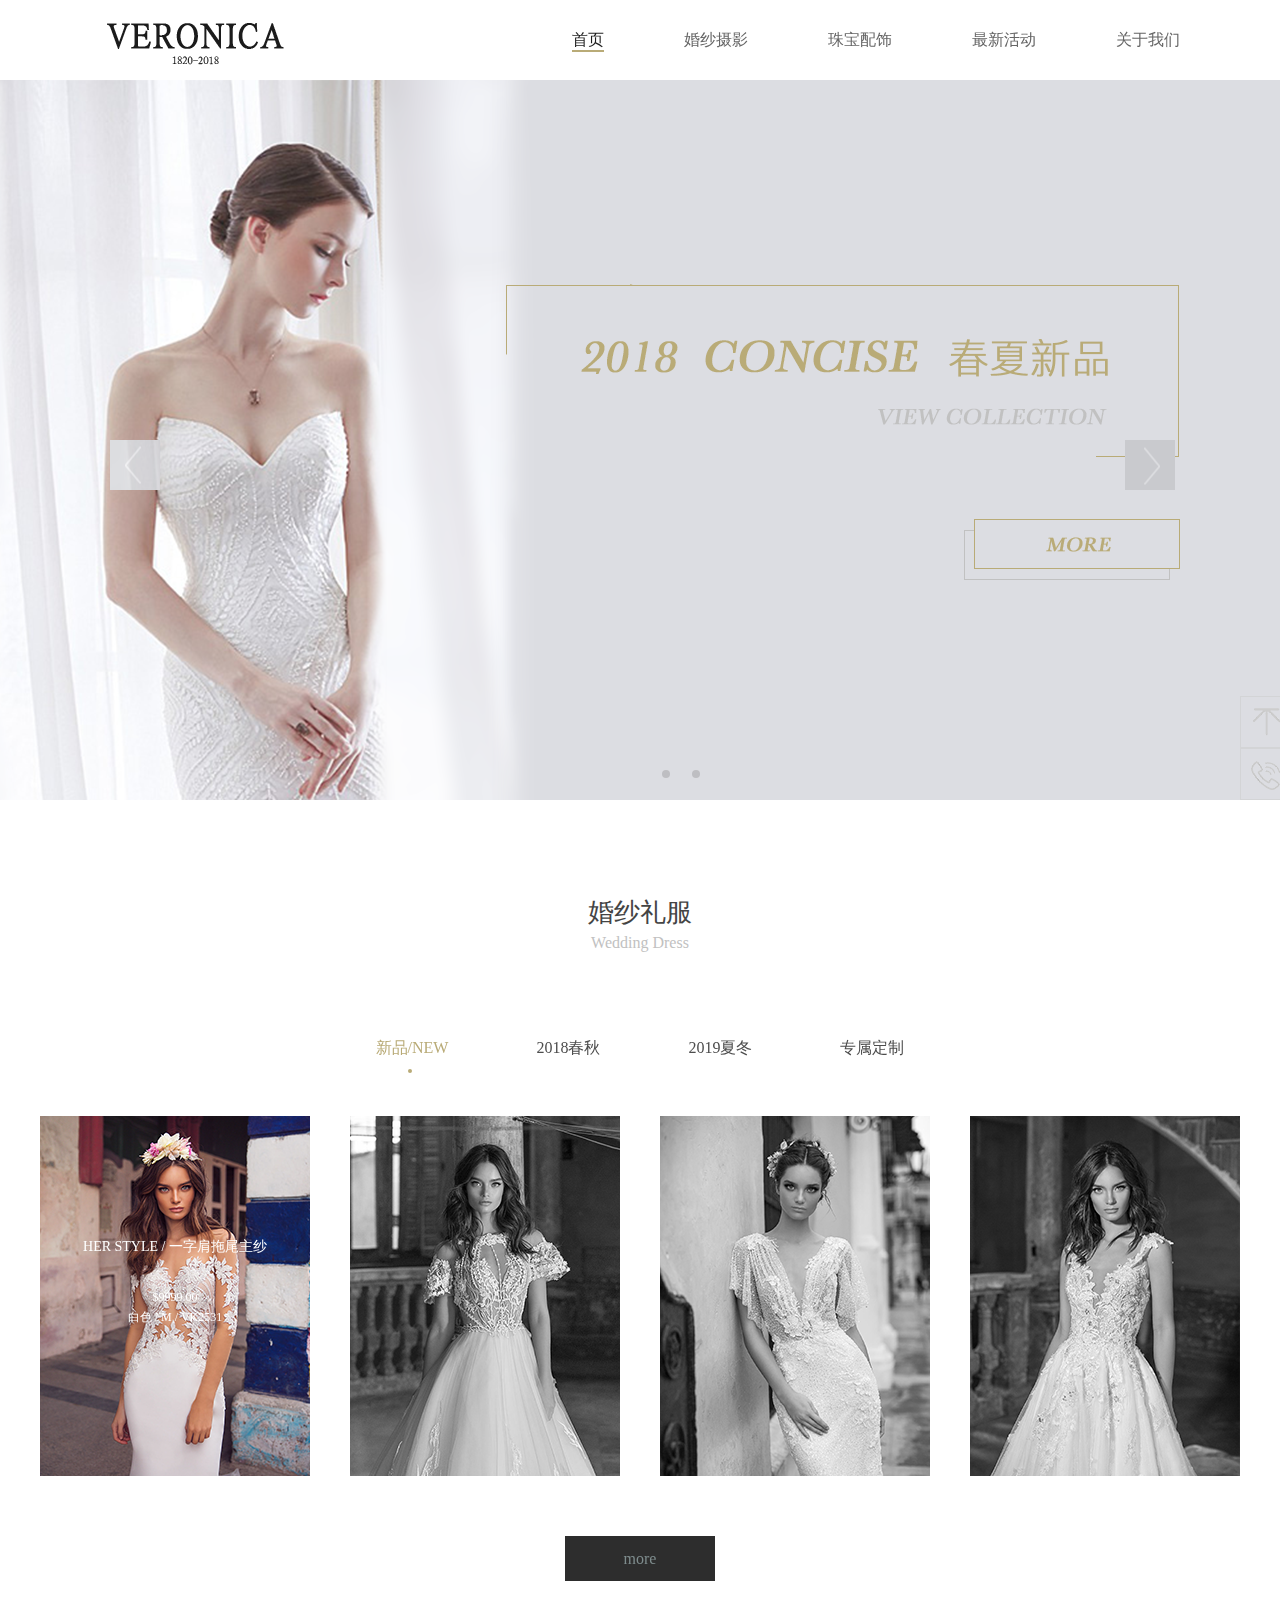
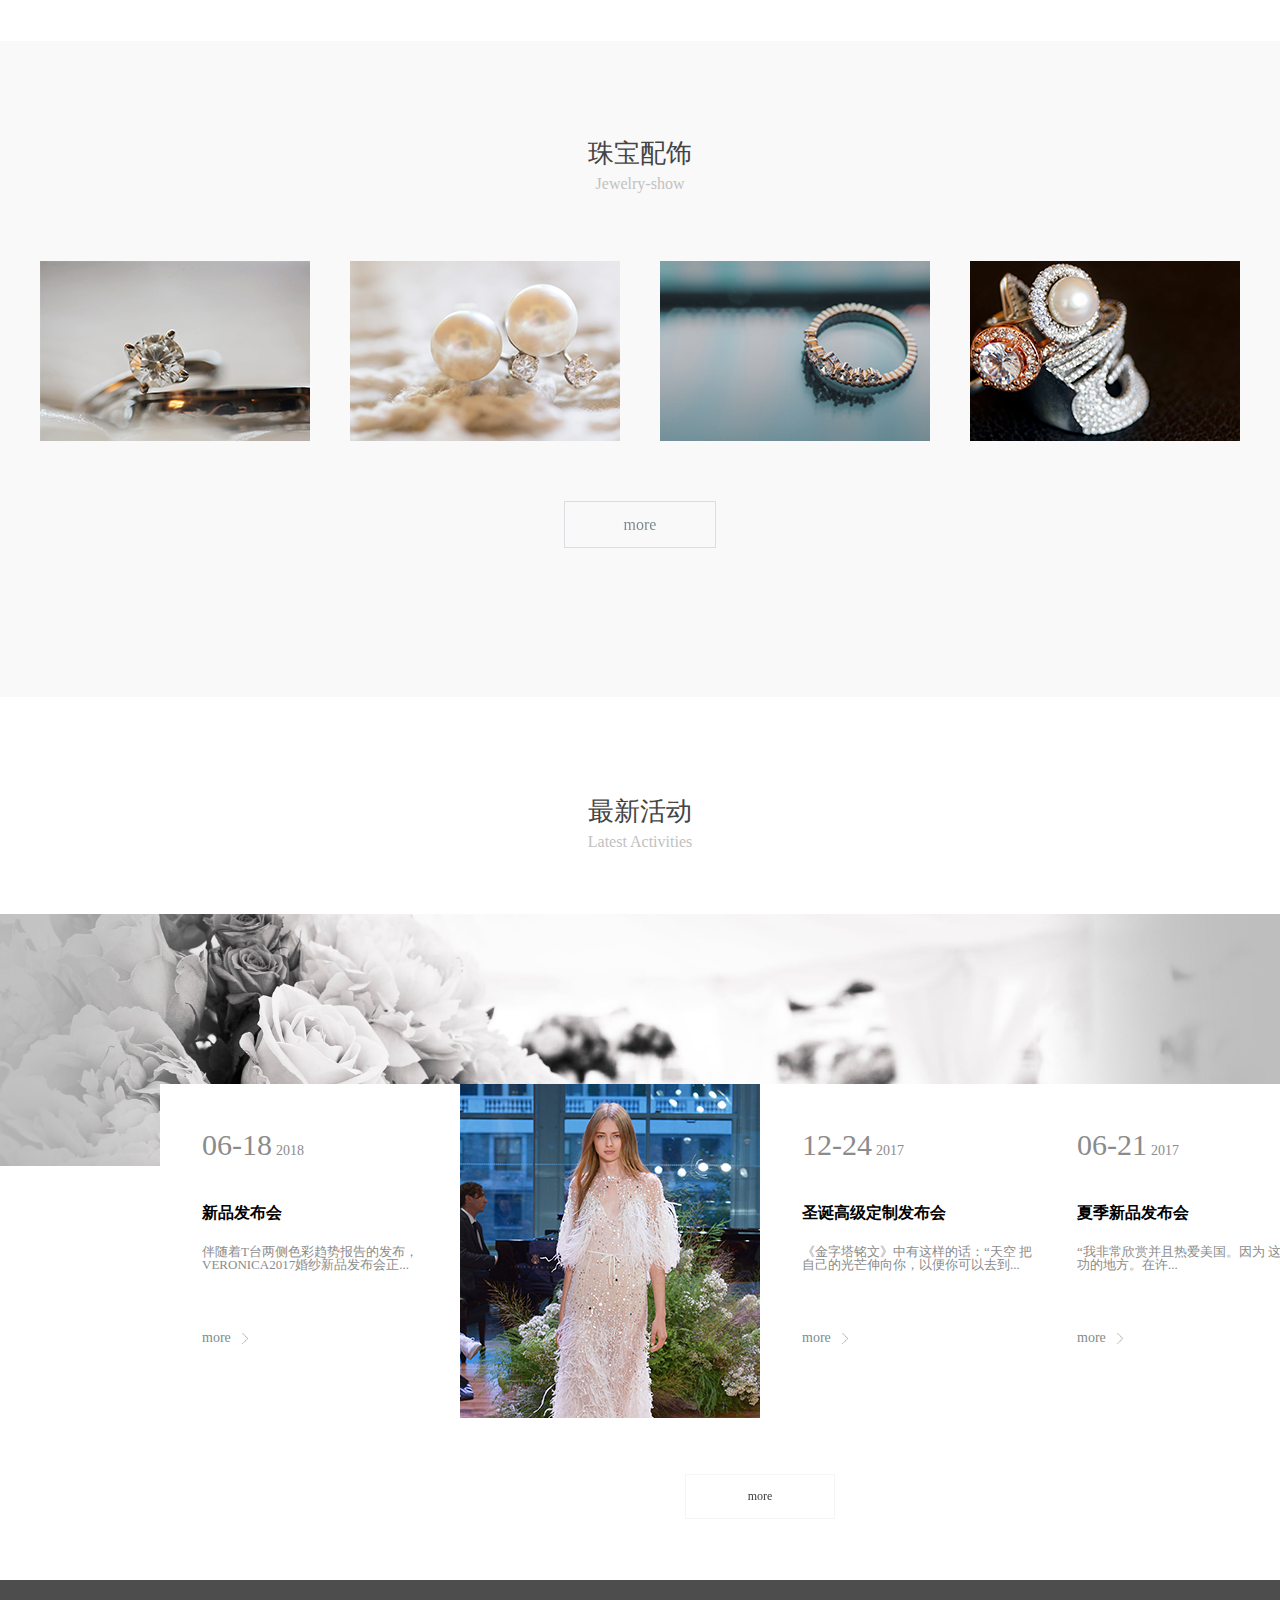
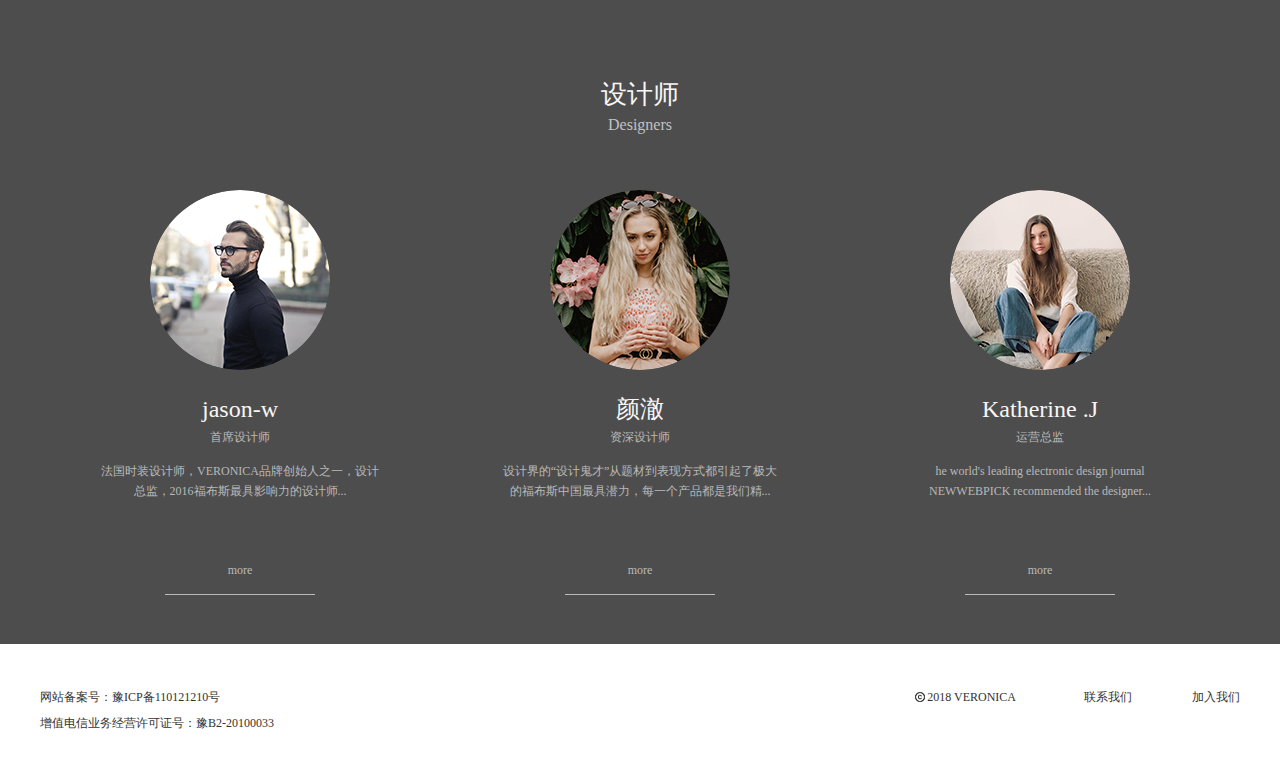
<file: my/index.html>
<!DOCTYPE html>
<html lang="zh">
	<head>
		<meta charset="UTF-8">
		<meta name="viewport" content="width=device-width, initial-scale=1.0">
		<meta http-equiv="X-UA-Compatible" content="ie=edge">
		<link rel="stylesheet" type="text/css" href="static/css/reset.css" />
		<link rel="stylesheet" type="text/css" href="static/css/style.css">
		</style>
		<title>首页</title>
	</head>
	<body>
		<!-- 头部开始 -->
		<div class="header">
			<!-- 导航栏 -->
			<div class="nav w">
				<h1 class="logo">
					<a href="#">
						增加权重
					</a>
				</h1>
				<ul class="subnav">
					<li class="subnav-menu">
						<a class="subnav-list active" href="index.html">首页<span class="subnav-line active"></span></a>
					</li>
					<li class="subnav-menu">
						<a class="subnav-list" href="pages/project-hunsha/index.html">婚纱摄影<span class="subnav-line"></span></a>
					</li>
					<li class="subnav-menu">
						<a class="subnav-list" href="pages/project-zhubao/index.html">珠宝配饰<span class="subnav-line"></span></a>
					</li>
					<li class="subnav-menu">
						<a class="subnav-list" href="pages/project-new-huodong/index.html">最新活动<span class="subnav-line"></span></a>
					</li>
					<li class="subnav-menu">
						<a class="subnav-list" href="pages/project-shejishi/index.html">关于我们<span class="subnav-line"></span></a>
						<div class="subnav-pull">
							<a class="subnav-stylist" href="pages/project-shejishi/index.html">设计师</a>
							<a class="subnav-us" href="pages/project-us/index.html">联系我们</a>
						</div>
					</li>
				</ul>
			</div>
		</div>
		<!-- 头部结束 -->

		<!-- main轮播图部分开始 -->
		<div class="main">
			<div class="bg">
				<a class="bg-img" href="#"></a>
				<span class="arr1">
					<a href=""></a>
				</span>
				<span class="arr2">
					<a href=""></a>
				</span>
				<ul class="dots">
					<li class="dots1">
						<a class="dots-tag" href="#"></a>
					</li>
					<li class="dots1">
						<a class="dots-tag" href="#"></a>
					</li>
				</ul>
				<div class="more-bor">
					<div class="more"></div>
				</div>
			</div>
		</div>
		<!-- main轮播图部分结束 -->

		<!-- content主体内容部分开始 -->
		<div class="content">
			<!-- 婚纱礼服 -->
			<div class="wedding-drees w">
				<h2 class="drees-title">婚纱礼服</h2>
				<p class="drees-title-e">Wedding Dress</p>
				<ul class="dress-list">
					<li class="drees-tag">
						<a class="drees-tag-int active" href="#">新品/NEW<span class="drees-dot active"></span></a>
					</li>
					<li class="drees-tag">
						<a class="drees-tag-int" href="#">2018春秋<span class="drees-dot"></span></a>
					</li>
					<li class="drees-tag">
						<a class="drees-tag-int" href="#">2019夏冬<span class="drees-dot"></span></a>
					</li>
					<li class="drees-tag">
						<a class="drees-tag-int" href="#">专属定制<span class="drees-dot"></span></a>
					</li>
				</ul>
				<ul class="products">
					<li class="products-img products-img-1">
						<a class="screenshot" href="#"></a>
						<div class="screenshot-list active">
							<a class="text-name">HER STYLE / 一字肩拖尾主纱</a><br>
							<a class="text-money">$9999.00</a><br>
							<a class="text-money">白色 / M / VK2531</a>
						</div>
					</li>
					<li class="products-img products-img-2">
						<a class="screenshot screenshot-2" href="#"></a>
						<div class="screenshot-list">
							<a class="text-name">HER STYLE / 一字肩拖尾主纱</a><br>
							<a class="text-money">$9999.00</a><br>
							<a class="text-money">白色 / M / VK2531</a>
						</div>
					</li>
					<li class="products-img products-img-3">
						<a class="screenshot screenshot-3" href="#"></a>
						<div class="screenshot-list">
							<a class="text-name">HER STYLE / 一字肩拖尾主纱</a><br>
							<a class="text-money">$9999.00</a><br>
							<a class="text-money">白色 / M / VK2531</a>
						</div>
					</li>
					<li class="products-img products-img-4">
						<a class="screenshot screenshot-4" href="#"></a>
						<div class="screenshot-list">
							<a class="text-name">HER STYLE / 一字肩拖尾主纱</a><br>
							<a class="text-money">$9999.00</a><br>
							<a class="text-money">白色 / M / VK2531</a>
						</div>
					</li>
				</ul>
				<div class="more">
					<a class="more-text" href="#">more</a>
				</div>
			</div>
			<!-- 珠宝配饰 -->
			<div class="jewelry">
				<div class="w">
					<h2 class="drees-title">珠宝配饰</h2>
					<p class="drees-title-e">Jewelry-show</p>
					<ul class="jewelry-show">
						<li class="jewelry-img">
							<a class="jewelry-int jewelry-int-1" href="#"></a>
							<div class="summary">
								<p class="summary-title">传世之作，经典重现</p>
								<p class="summary-text">维罗尼卡倾情呈现“斑斓之境”（The ...</p>
							</div>
						</li>
						<li class="jewelry-img">
							<a class="jewelry-int jewelry-int-2" href="#"></a>
							<div class="summary">
								<p class="summary-title">传世之作，经典重现</p>
								<p class="summary-text">维罗尼卡倾情呈现“斑斓之境”（The ...</p>
							</div>
						</li>
						<li class="jewelry-img">
							<a class="jewelry-int jewelry-int-3" href="#"></a>
							<div class="summary">
								<p class="summary-title">传世之作，经典重现</p>
								<p class="summary-text">维罗尼卡倾情呈现“斑斓之境”（The ...</p>
							</div>
						</li>
						<li class="jewelry-img jewelry-img-4">
							<a class="jewelry-int jewelry-int-4" href="#"></a>
							<div class="summary">
								<p class="summary-title">传世之作，经典重现</p>
								<p class="summary-text">维罗尼卡倾情呈现“斑斓之境”（The ...</p>
							</div>
						</li>
					</ul>
					<div class="more-2">
						<a class="more-text" href="#">more</a>
					</div>
				</div>
			</div>
		</div>
		<!-- content主体内容部分结束 -->

		<!-- 最新活动 -->
		<div class="latest-activity">
			<div class="latest-activity-title">
				<p class="title-c">最新活动</p>
				<p class="title-e">Latest Activities</p>
			</div>
			<div class="hot">
				<img class="hot-img" src="static/img/图层%202.png" alt="">
				<div class="latest-activity-hot w">
					<div class="hot-f new-conference">
						<ul class="new-conference-box">
							<li>
								<span class="m-text">06-18</span>
								<span class="y-text">2018</span>
							</li>
							<li class="new-fb">新品发布会</li>
							<li class="T-tai">伴随着T台两侧色彩趋势报告的发布，
								VERONICA2017婚纱新品发布会正...</li>
							<li class="hot-more-box">
								<a class="hot-more" href="#">more
									<span class="more-icon"></span>
								</a>
							</li>
						</ul>
					</div>
					<div class="hot-f conference-img">
						<img src="static/img/1478606281370%20800×1199.png" alt="">
					</div>
					<div class="hot-f c-conference">
						<ul class="new-conference-box">
							<li>
								<span class="m-text">12-24</span>
								<span class="y-text">2017</span>
							</li>
							<li class="new-fb">圣诞高级定制发布会</li>
							<li class="T-tai">《金字塔铭文》中有这样的话：“天空
								把自己的光芒伸向你，以便你可以去到...</li>
							<li class="hot-more-box">
								<a class="hot-more" href="#">more
									<span class="more-icon"></span>
								</a>
							</li>
						</ul>
					</div>
					<div class="hot-f sum-conference">
						<ul class="new-conference-box">
							<li>
								<span class="m-text">06-21</span>
								<span class="y-text">2017</span>
							</li>
							<li class="new-fb">夏季新品发布会</li>
							<li class="T-tai">“我非常欣赏并且热爱美国。因为
								这里是我获得成功的地方。在许...</li>
							<li class="hot-more-box">
								<a class="hot-more" href="#">more
									<span class="more-icon"></span>
								</a>
							</li>
						</ul>
					</div>
					<div class="more-bottom">
						<a class="more-bottom-text" href="#">more</a>
					</div>
				</div>
			</div>

		</div>
		<!-- 最新活动结束 -->

		<!-- 设计师(Designers) -->
		<div class="designers-box">
			<div class="designers-title w">
				<p class="designers-c">设计师</p>
				<p class="designers-e">Designers</p>
			</div>
			<div class="designers w">
				<div class="jason-w">
					<ul class="jason-w-title">
						<li class="jason-w-head">
							<a class="j-img" href="#"></a>
						</li>
						<li class="jason-w-name">
							<p class="jason-w-c">jason-w</p>
							<p class="jason-w-e">首席设计师</p>
						</li>
						<li class="jason-w-brief">
							<p class="jason-w-brief-text">法国时装设计师，VERONICA品牌创始人之一，设计<br>
								总监，2016福布斯最具影响力的设计师...</p>
						</li>
						<li class="jason-w-more">
							<a class="j-more" href="#">more</a>
							<span class="j-cut"></span>
						</li>
					</ul>
				</div>
				<div class="yan-che">
					<ul class="jason-w-title">
						<li class="jason-w-head">
							<a class="j-img j-img-2" href="#"></a>
						</li>
						<li class="jason-w-name">
							<p class="jason-w-c">颜澈</p>
							<p class="jason-w-e">资深设计师</p>
						</li>
						<li class="jason-w-brief">
							<p class="jason-w-brief-text">设计界的“设计鬼才”从题材到表现方式都引起了极大<br>
								的福布斯中国最具潜力，每一个产品都是我们精...</p>
						</li>
						<li class="jason-w-more">
							<a class="j-more" href="#">more</a>
							<span class="j-cut"></span>
						</li>
					</ul>
				</div>
				<div class="katherine-j">
					<ul class="jason-w-title">
						<li class="jason-w-head">
							<a class="j-img j-img-3" href="#"></a>
						</li>
						<li class="jason-w-name">
							<p class="jason-w-c">Katherine .J </p>
							<p class="jason-w-e">运营总监</p>
						</li>
						<li class="jason-w-brief">
							<p class="jason-w-brief-text">he world's leading electronic design journal<br />
								NEWWEBPICK recommended the designer...</p>
						</li>
						<li class="jason-w-more">
							<a class="j-more" href="#">more</a>
							<span class="j-cut"></span>
						</li>
					</ul>
				</div>
			</div>
		</div>
		<!-- 设计师结束 -->


		<!-- footer开始 -->
		
		<div class="footer w">
			<div class="copyright">
				<p class="copyright-num">网站备案号：豫ICP备110121210号</p>
				<p class="copyright-b">增值电信业务经营许可证号：豫B2-20100033</p>
			</div>
			<div class="joinus">
				<ul class="joinus-list">
					<li class="joinus-d joinus-f">
						<span class="joinus-icon"></span>
						<p class="joinus-2018">2018 VERONICA</p>
					</li>
					<li class="joinus-call joinus-f">
						<a class="call-us" href="">联系我们</a>
					</li>
					<li class="joinus-us joinus-f">
						<a class="call-us" href="">加入我们</a>
					</li>
				</ul>
			</div>
		</div>
		<!-- footer结束 -->
	</body>
</html>
</file>
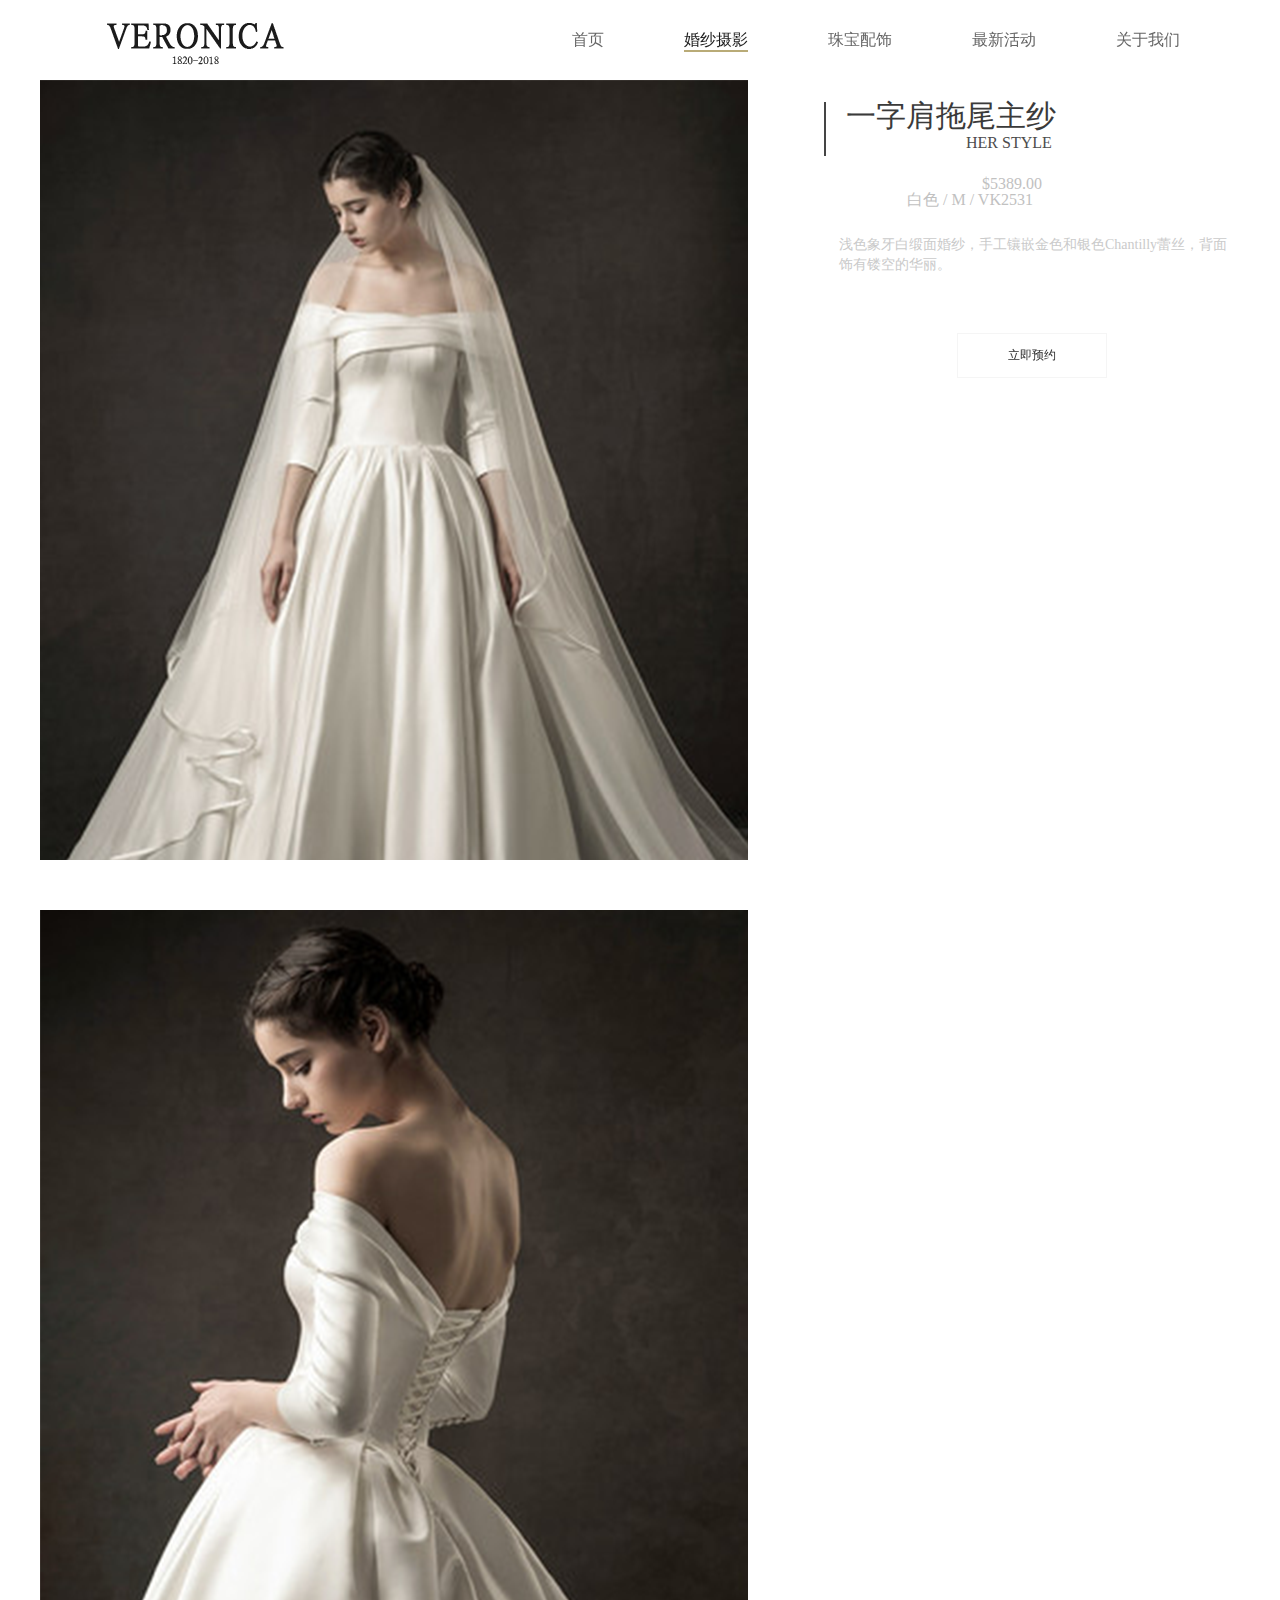
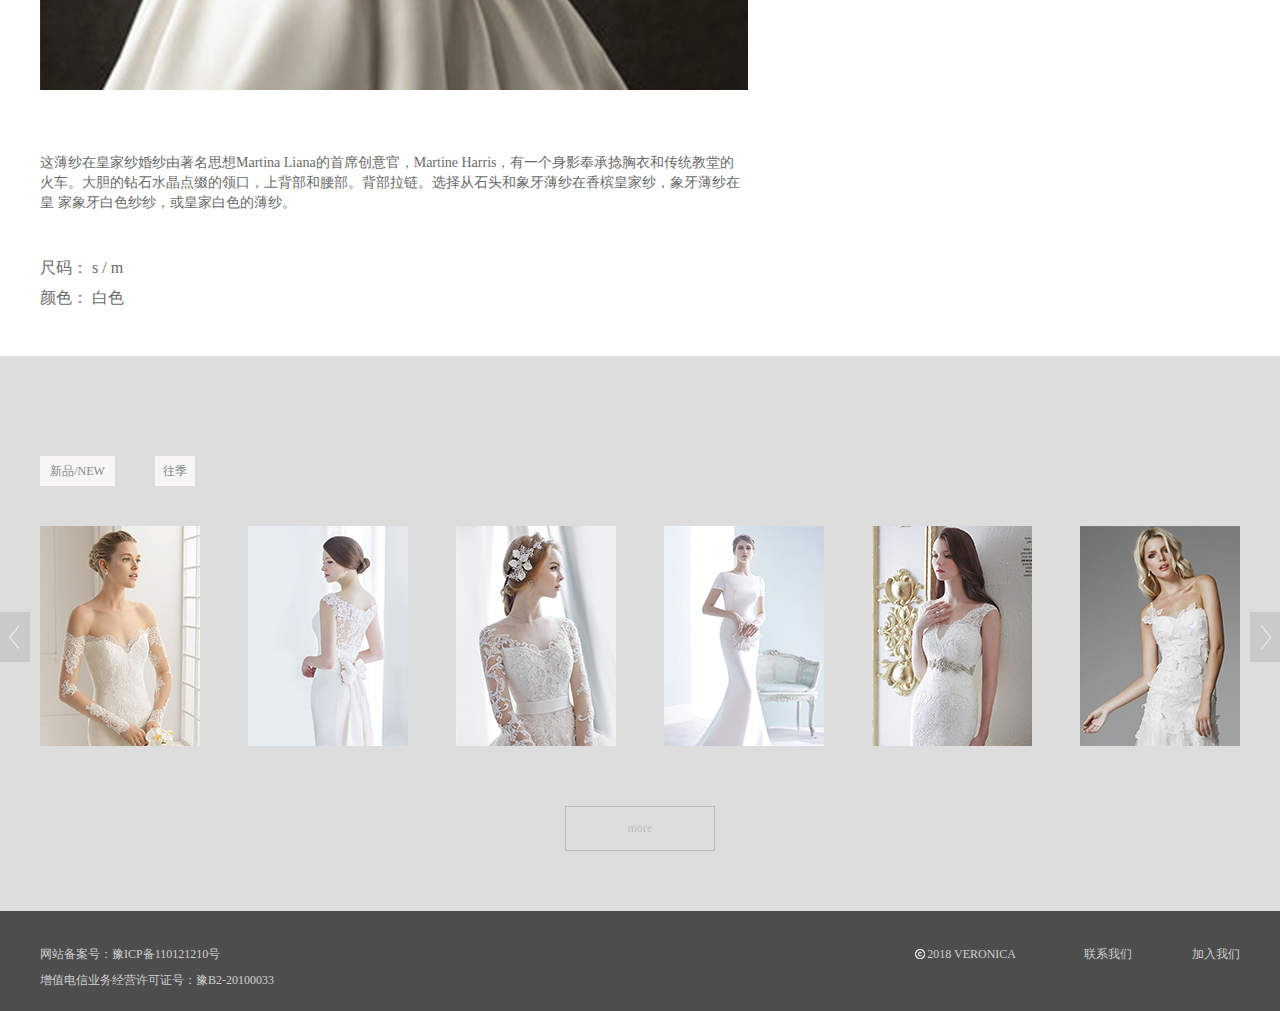
<file: my/pages/project-hunsha/index.html>
<!DOCTYPE html>
<html lang="zh">
<head>
	<meta charset="UTF-8">
	<meta name="viewport" content="width=device-width, initial-scale=1.0">
	<meta http-equiv="X-UA-Compatible" content="ie=edge">
	<link rel="stylesheet" type="text/css" href="css/reset.css"/>
	<link rel="stylesheet" type="text/css" href="css/style.css"/>
	<title>婚纱摄影</title>
</head>
<body>
	<!-- 头部开始 -->
	<div class="header">
		<!-- 导航栏 -->
		<div class="nav w">
			<h1 class="logo">
				<a href="#">
					增加权重
				</a>
			</h1>
			<ul class="subnav">
				<li class="subnav-menu">
					<a class="subnav-list" href="../../index.html">首页<span class="subnav-line"></span></a>
				</li>
				<li class="subnav-menu">
					<a class="subnav-list active" href="../project-hunsha/index.html">婚纱摄影<span class="subnav-line active"></span></a>
				</li>
				<li class="subnav-menu">
					<a class="subnav-list" href="../project-zhubao/index.html">珠宝配饰<span class="subnav-line"></span></a>
				</li>
				<li class="subnav-menu">
					<a class="subnav-list" href="../project-new-huodong/index.html">最新活动<span class="subnav-line"></span></a>
				</li>
				<li class="subnav-menu">
					<a class="subnav-list" href="#">关于我们<span class="subnav-line"></span></a>
					<div class="subnav-pull">
						<a class="subnav-stylist" href="../project-shejishi/index.html">设计师</a>
						<a class="subnav-us" href="../project-us/index.html">联系我们</a>
					</div>
				</li>
			</ul>
		</div>
	</div>
	<!-- 头部结束 -->
	<!-- 内容部分 -->
	<div class="banner w">
		<div class="products clear">
			<img class="products-img" src="img/O1CN012IsgW9F1kvQDqNR___864749342_430x430q90.jpg%20323×430.png" alt="">
			<ul class="products-list">
				<li class="products-title">
					<p class="products-title-tag">一字肩拖尾主纱</p>
					<p class="her-style">HER STYLE</p>
				</li>
				
				<li class="products-moner">
					<p class="moner-53">$5389.00</p>
					<p class="moner-color">白色 / M / VK2531</p>
				</li>
				<li class="summary">
					<p class="summary-list">浅色象牙白缎面婚纱，手工镶嵌金色和银色Chantilly蕾丝，背面
饰有镂空的华丽。</p>
				</li>
				<li class="products-go">
					<a class="go-yy" href="#">
						立即预约
					</a>
				</li>
			</ul>
		</div>
		<div class="products-two">
			<img src="img/O1CN012IsgW40FC6LMLUb___864749342_430x430q90.jpg%20323×430.png" alt="">
			<div class="products-two-title">
				<p class="products-two-text">这薄纱在皇家纱婚纱由著名思想Martina Liana的首席创意官，Martine Harris，有一个身影奉承捻胸衣和传统教堂的
火车。大胆的钻石水晶点缀的领口，上背部和腰部。背部拉链。选择从石头和象牙薄纱在香槟皇家纱，象牙薄纱在皇
家象牙白色纱纱，或皇家白色的薄纱。</p>
				<p class="products-two-sm">尺码：  s / m</p>
				<p class="products-two-color">颜色： 白色</p>
			</div>
		</div>
	</div>
	<!-- 内容部分结束 -->
	<!-- 最新产品 -->
	<div class="news-release">
		<div class="news-box w">
			<div>
				<div class="news-release-btn clear">
					<a class="btn-new" href="#">新品/NEW</a>
					<a class="btn-old" href="#">往季</a>
				</div>
			</div>
			<div class="new-screenshot">
				<a class="new-img new-img-1" href="#"></a>
				<a class="new-img new-img-2" href="#"></a>
				<a class="new-img new-img-3" href="#"></a>
				<a class="new-img new-img-4" href="#"></a>
				<a class="new-img new-img-5" href="#"></a>
				<a class="new-img new-img-6" href="#"></a>
			</div>
			<div class="news-release-more">
				<a class="more-list" href="#">more</a>
			</div>
			<div class="news-release-arr">
				<a class="news-arr-1" href="#"></a>
				<a class="news-arr-2" href="#"></a>
			</div>
		</div>
	</div>
	<!-- 最新产品结束 -->
	<!-- footer开始 -->
	<div class="footer-box">
		<div class="footer w">
			<div class="copyright">
				<p class="copyright-num">网站备案号：豫ICP备110121210号</p>
				<p class="copyright-b">增值电信业务经营许可证号：豫B2-20100033</p>
			</div>
			<div class="joinus">
				<ul class="joinus-list">
					<li class="joinus-d joinus-f">
						<span class="joinus-icon"></span>
						<p class="joinus-2018">2018 VERONICA</p>
					</li>
					<li class="joinus-call joinus-f">
						<a class="call-us" href="">联系我们</a>
					</li>
					<li class="joinus-us joinus-f">
						<a class="call-us" href="">加入我们</a>
					</li>
				</ul>
			</div>
		</div>
	</div>
	<!-- footer结束 -->
	
</body>
</html>
</file>
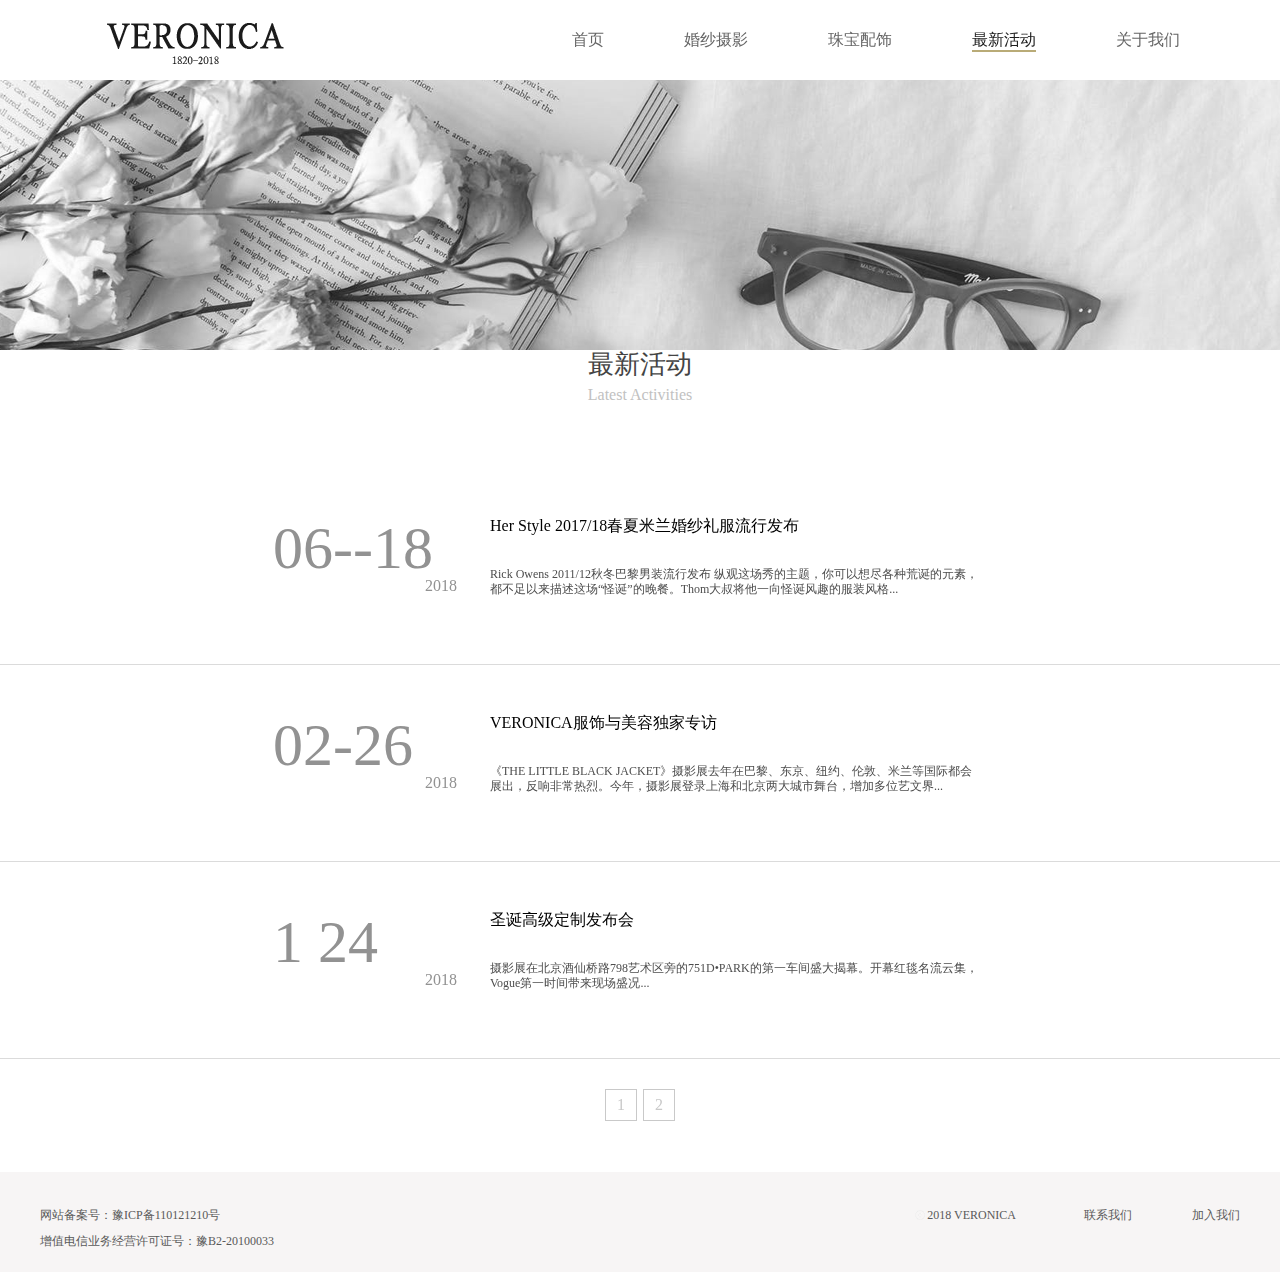
<file: my/pages/project-new-huodong/index.html>
<!DOCTYPE html>
<html lang="zh">
<head>
	<meta charset="UTF-8">
	<meta name="viewport" content="width=device-width, initial-scale=1.0">
	<meta http-equiv="X-UA-Compatible" content="ie=edge">
	<link rel="stylesheet" type="text/css" href="css/reset.css"/>
	<link rel="stylesheet" type="text/css" href="css/style.css"/>
	<title>最新活动</title>
</head>
<body>
		<!-- 头部开始 -->
	<div class="header">
		<!-- 导航栏 -->
		<div class="nav w">
			<h1 class="logo">
				<a href="#">
					增加权重
				</a>
			</h1>
			<ul class="subnav">
				<li class="subnav-menu">
					<a class="subnav-list" href="../../index.html">首页<span class="subnav-line"></span></a>
				</li>
				<li class="subnav-menu">
					<a class="subnav-list" href="../project-hunsha/index.html">婚纱摄影<span class="subnav-line"></span></a>
				</li>
				<li class="subnav-menu">
					<a class="subnav-list" href="../project-zhubao/">珠宝配饰<span class="subnav-line"></span></a>
				</li>
				<li class="subnav-menu">
					<a class="subnav-list active" href="../project-new-huodong/">最新活动<span class="subnav-line active"></span></a>
				</li>
				<li class="subnav-menu">
					<a class="subnav-list" href="../project-us/index.html">关于我们<span class="subnav-line"></span></a>
					<div class="subnav-pull">
						<a class="subnav-stylist" href="../project-shejishi/index.html">设计师</a>
						<a class="subnav-us" href="../project-us/index.html">联系我们</a>
					</div>
				</li>
			</ul>
		</div>
	</div>
	<!-- 头部结束 -->
	
	
	<!-- 背景图开始 -->
	<div class="bg">
		<a class="bg-img" href="#"></a>
	</div>
	<!-- 背景图结束 -->
	
	<div class="banner">
		<div class="latest w">
			<p class="new-hd">最新活动</p>
			<p class="latest-hd">Latest Activities</p>
		</div>
		<ul class="new-box">
			<li class="new-list new-06-18">
				<a class="new-06-18-box w" clear href="#">
					<div class="new-06-list">
						<p class="new-06-day">06--18</p>
						<p class="new-06--her">2018</p>
					</div>
					<div class="new-06-list-2">
						<p class="new-06-2018">Her Style 2017/18春夏米兰婚纱礼服流行发布</p>
						<p class="new-06-text">Rick Owens 2011/12秋冬巴黎男装流行发布 纵观这场秀的主题，你可以想尽各种荒诞的元素，
						都不足以来描述这场“怪诞”的晚餐。Thom大叔将他一向怪诞风趣的服装风格...</p>
					</div>
					<div class="new-icon"></div>
				</a>
			</li>
			<li class="new-list">
				<a class="new-06-18-box w"  clear href="#">
					<div class="new-06-list">
						<p class="new-06-day">02-26</p>
						<p class="new-06--her">2018</p>
					</div>
					<div class="new-06-list-2">
						<p class="new-06-2018">VERONICA服饰与美容独家专访</p>
						<p class="new-06-text">《THE LITTLE BLACK JACKET》摄影展去年在巴黎、东京、纽约、伦敦、米兰等国际都会
展出，反响非常热烈。今年，摄影展登录上海和北京两大城市舞台，增加多位艺文界...</p>
					</div>
					<div class="new-icon"></div>
				</a>
			</li>
			<li class="new-list">
				<a class="new-06-18-box w clear" href="#">
					<div class="new-06-list">
						<p class="new-06-day">1 24</p>
						<p class="new-06--her">2018</p>
					</div>
					<div class="new-06-list-2">
						<p class="new-06-2018">圣诞高级定制发布会</p>
						<p class="new-06-text">摄影展在北京酒仙桥路798艺术区旁的751D•PARK的第一车间盛大揭幕。开幕红毯名流云集，
Vogue第一时间带来现场盛况...</p>
					</div>
					<div class="new-icon"></div>
				</a>
			</li>
		</ul>
		<div class="new-arr w clear">
			<a class="new-arr-1 " href="#">1</a>
			<a class="new-arr-2 new-arr-f" href="#">2</a>
		</div>
	</div>
	<!-- footer开始 -->
	<div class="footer-box">
		<div class="footer w">
			<div class="copyright">
				<p class="copyright-num">网站备案号：豫ICP备110121210号</p>
				<p class="copyright-b">增值电信业务经营许可证号：豫B2-20100033</p>
			</div>
			<div class="joinus">
				<ul class="joinus-list">
					<li class="joinus-d joinus-f">
						<span class="joinus-icon"></span>
						<p class="joinus-2018">2018 VERONICA</p>
					</li>
					<li class="joinus-call joinus-f">
						<a class="call-us" href="">联系我们</a>
					</li>
					<li class="joinus-us joinus-f">
						<a class="call-us" href="">加入我们</a>
					</li>
				</ul>
			</div>
		</div>
	</div>
	<!-- footer结束 -->
</body>
</html>
</file>
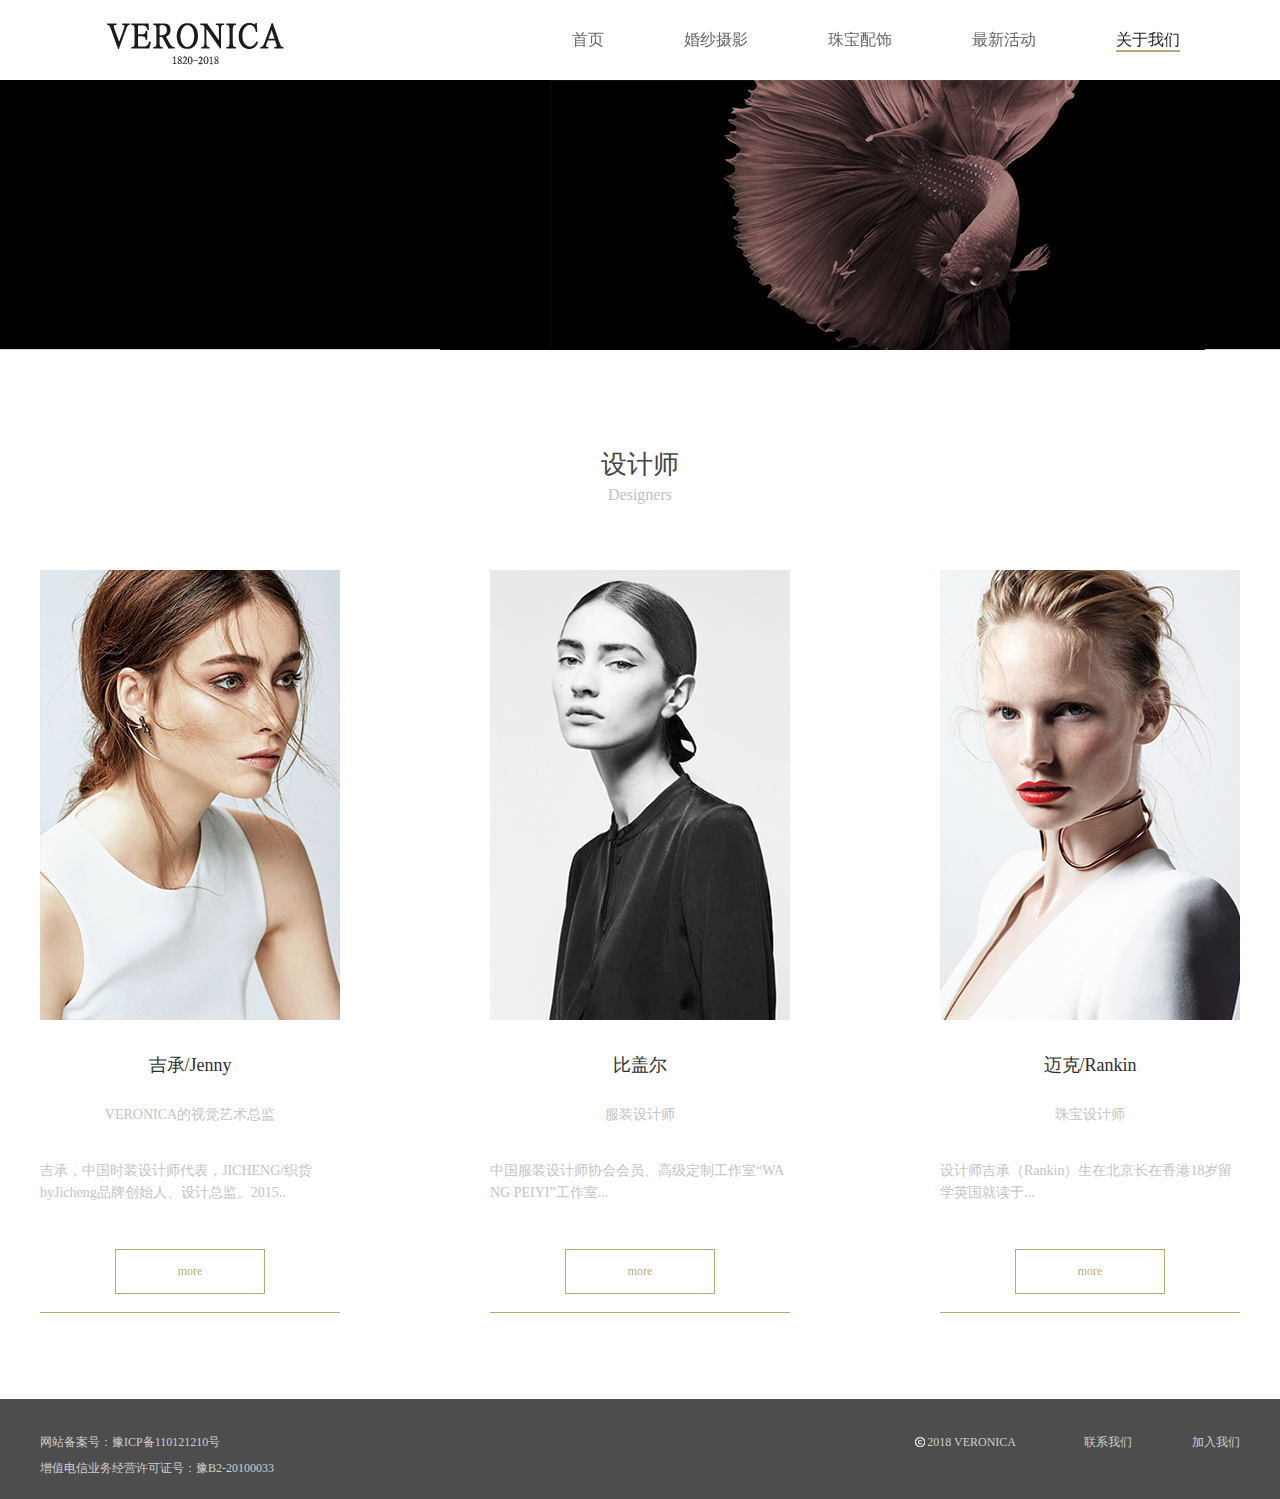
<file: my/pages/project-shejishi/index.html>
<!DOCTYPE html>
<html lang="zh">
<head>
	<meta charset="UTF-8">
	<meta name="viewport" content="width=device-width, initial-scale=1.0">
	<meta http-equiv="X-UA-Compatible" content="ie=edge">
	<link rel="stylesheet" type="text/css" href="css/reset.css"/>
	<link rel="stylesheet" type="text/css" href="css/style.css"/>
	<title>设计师</title>
</head>
<body>
	<!-- 头部开始 -->
	<div class="header">
		<!-- 导航栏 -->
		<div class="nav w">
			<h1 class="logo">
				<a href="#">
					增加权重
				</a>
			</h1>
			<ul class="subnav">
				<li class="subnav-menu">
					<a class="subnav-list" href="../../index.html">首页<span class="subnav-line"></span></a>
				</li>
				<li class="subnav-menu">
					<a class="subnav-list" href="../project-hunsha/index.html">婚纱摄影<span class="subnav-line"></span></a>
				</li>
				<li class="subnav-menu">
					<a class="subnav-list" href="../project-zhubao/index.html">珠宝配饰<span class="subnav-line"></span></a>
				</li>
				<li class="subnav-menu">
					<a class="subnav-list" href="../project-new-huodong/index.html">最新活动<span class="subnav-line"></span></a>
				</li>
				<li class="subnav-menu">
					<a class="subnav-list active" href="#">关于我们<span class="subnav-line active"></span></a>
					<div class="subnav-pull">
						<a class="subnav-stylist" href="../project-shejishi/index.html">设计师</a>
						<a class="subnav-us" href="../project-us/index.html">联系我们</a>
					</div>
				</li>
			</ul>
		</div>
	</div>
	<!-- 头部结束 -->
	<!-- banner背景图开始 -->
	<div class="banner">
		<!-- <img class="banner-bg" src="img/设计师banner.png" alt=""> -->
		<a class="banner-bg" href="#"></a>
	</div>
	<!-- 背景图结束 -->
	<!-- 设计师开始 -->
	<div class="designers w clear">
		<div class="designers-name">
			<p class="designers-name-c">设计师</p>
			<p class="designers-name-e">Designers</p>
		</div>
		<div class="designers-box">
			<ul class="designers-box-list">
				<li class="designers-box-img"></li>
				<li class="designers-box-name">
					<p class="name-name">吉承/Jenny</p>
					<p class="name-tag">VERONICA的视觉艺术总监</p>
				</li>
				<li class="designers-box-int"> 
					<p class="designers-box-int-list">吉承，中国时装设计师代表，JICHENG/织货<br>
byJicheng品牌创始人、设计总监。2015..</p>
				</li>
				<li class="designers-box-more">
					<div class="more-list">
						<a class="more-btn" href="#">more</a>
					</div>
				</li>
			</ul>
		</div>
		<div class="designers-box">
			<ul class="designers-box-list">
							<li class="designers-box-img designers-box-img-2"></li>
							<li class="designers-box-name"> 
							<p class="name-name">比盖尔</p>
								<p class="name-tag">服装设计师</p>
							</li>
							<li class="designers-box-int">
								<p class="designers-box-int-list">中国服装设计师协会会员、高级定制工作室“WA
NG PEIYI”工作室...</p>
							</li>
							<li class="designers-box-more">
								<div class="more-list">
									<a class="more-btn" href="#">more</a>
								</div>
							</li>
						</ul>
		</div>
		<div class="designers-box designers-box-3">
			<ul class="designers-box-list">
							<li class="designers-box-img designers-box-img-3"></li>
							<li class="designers-box-name">
								<p class="name-name">迈克/Rankin</p>
								<p class="name-tag">珠宝设计师</p>
							</li>
							<li class="designers-box-int">
								<p class="designers-box-int-list">设计师吉承（Rankin）生在北京长在香港18岁留
学英国就读于...</p>
							</li>
							<li class="designers-box-more">
								<div class="more-list">
									<a class="more-btn" href="#">more</a>
								</div>
							</li>
						</ul>
		</div>
	</div>
	<!-- footer开始 -->
	<div class="footer-box">
		<div class="footer w">
			<div class="copyright">
				<p class="copyright-num">网站备案号：豫ICP备110121210号</p>
				<p class="copyright-b">增值电信业务经营许可证号：豫B2-20100033</p>
			</div>
			<div class="joinus">
				<ul class="joinus-list">
					<li class="joinus-d joinus-f">
						<span class="joinus-icon"></span>
						<p class="joinus-2018">2018 VERONICA</p>
					</li>
					<li class="joinus-call joinus-f">
						<a class="call-us" href="">联系我们</a>
					</li>
					<li class="joinus-us joinus-f">
						<a class="call-us" href="">加入我们</a>
					</li>
				</ul>
			</div>
		</div>
	</div>
	
	<!-- footer结束 -->
</body>
</html>
</file>
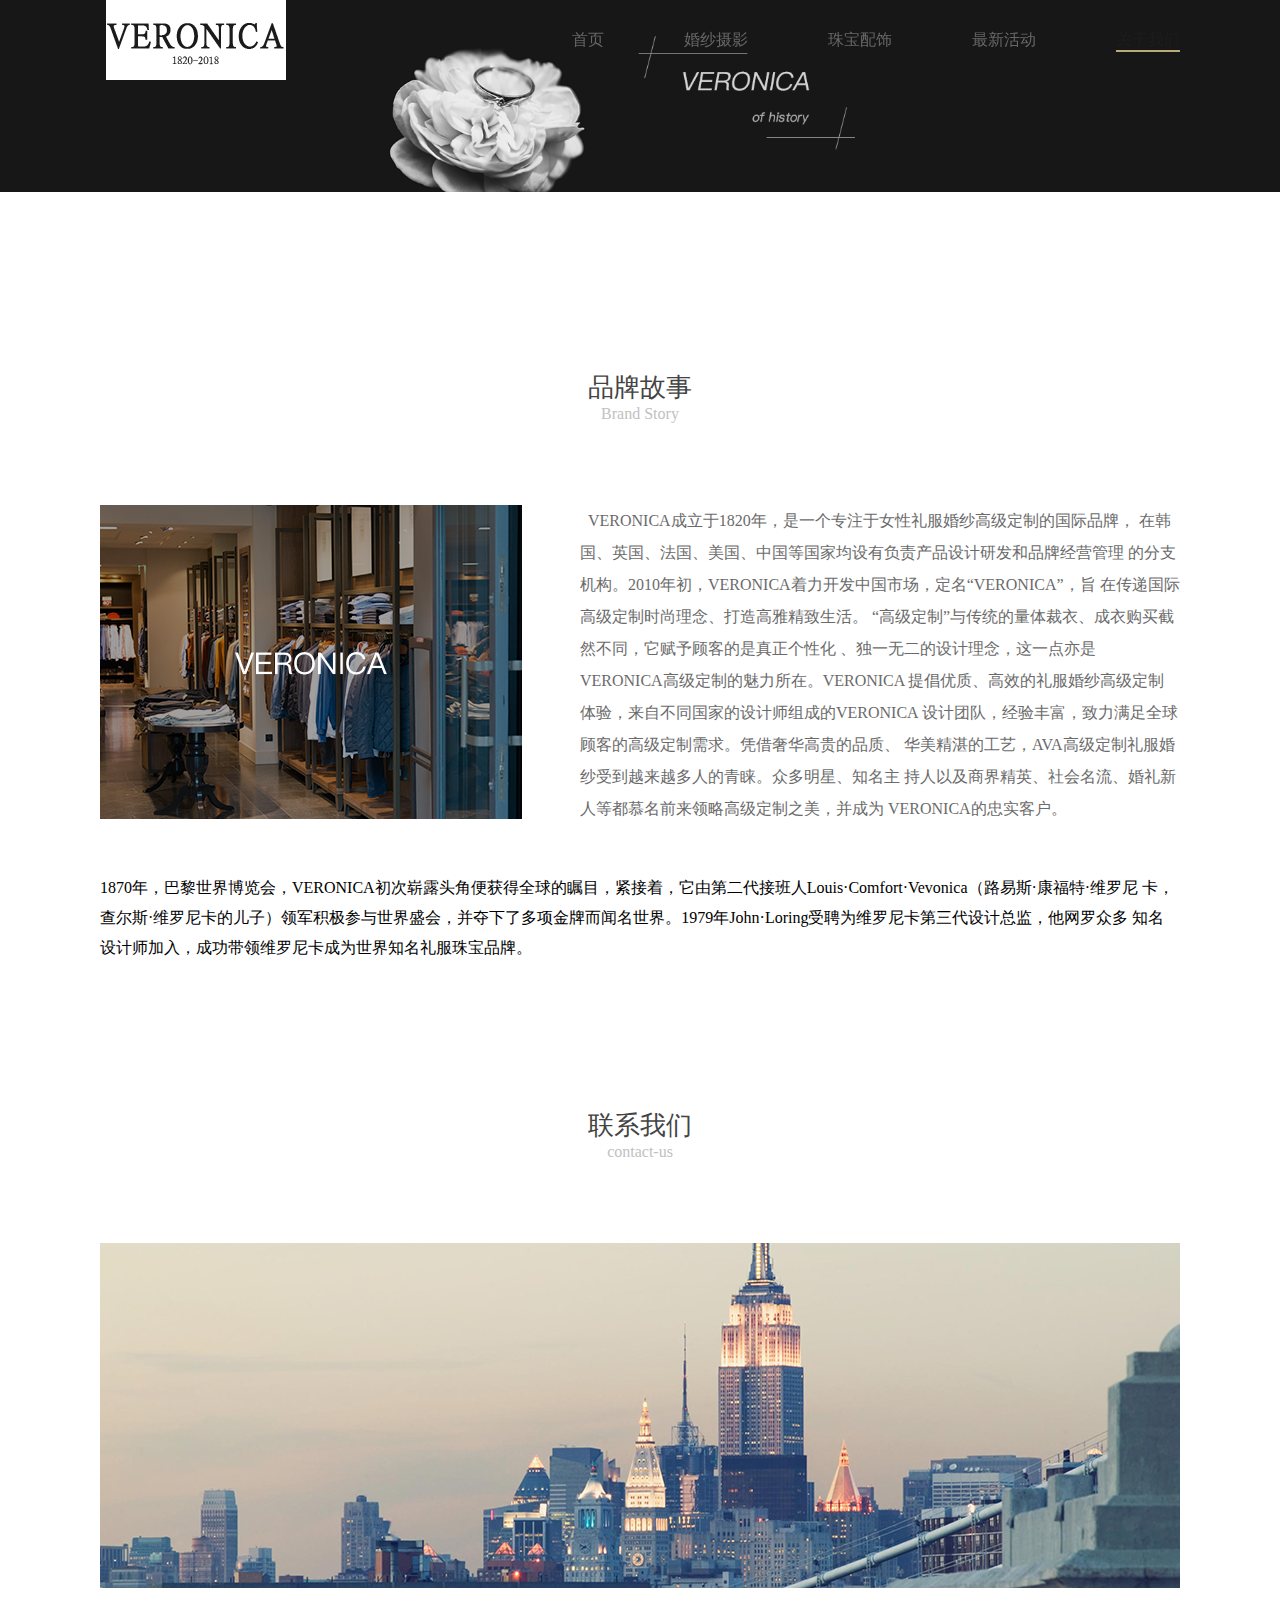
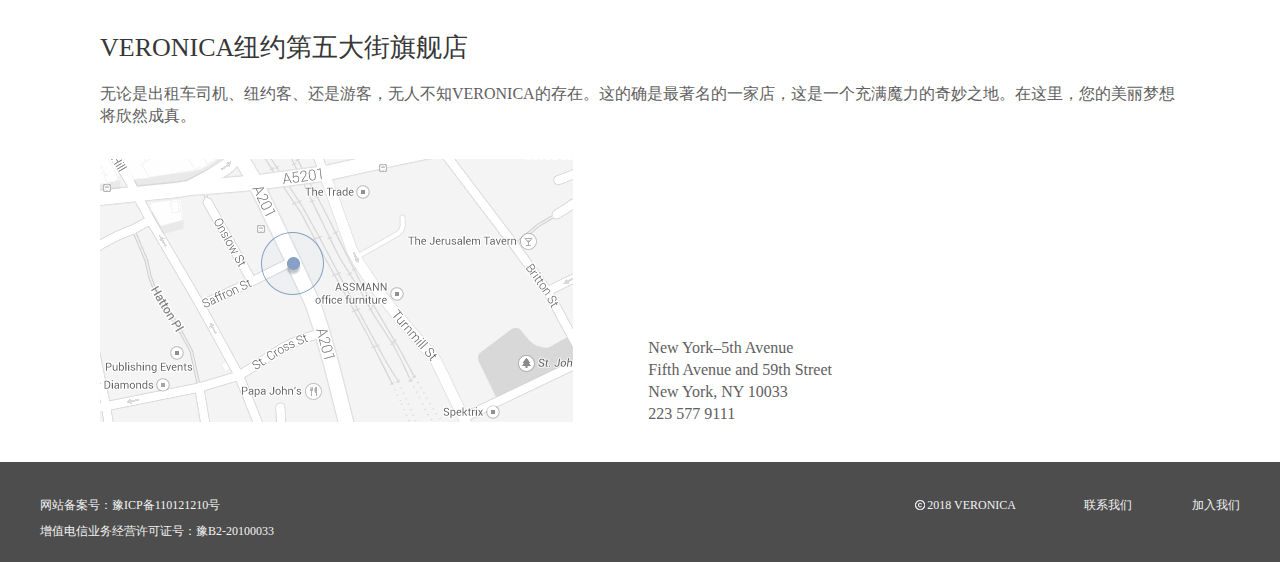
<file: my/pages/project-us/index.html>
<!DOCTYPE html>
<html lang="zh">
	<head>
		<meta charset="UTF-8">
		<meta name="viewport" content="width=device-width, initial-scale=1.0">
		<meta http-equiv="X-UA-Compatible" content="ie=edge">
		<link rel="stylesheet" type="text/css" href="css/reset.css" />
		<link rel="stylesheet" type="text/css" href="css/style.css" />
		<title>us</title>
	</head>
	<body>
		<!-- 头部开始 -->
		<div class="header">
			<!-- 导航栏 -->
			<div class="nav w">
				<h1 class="logo">
					<a href="#">
						增加权重
					</a>
				</h1>
				<ul class="subnav">
					<li class="subnav-menu">
						<a class="subnav-list" href="../../index.html">首页<span class="subnav-line"></span></a>
					</li>
					<li class="subnav-menu">
						<a class="subnav-list" href="../project-hunsha/index.html">婚纱摄影<span class="subnav-line"></span></a>
					</li>
					<li class="subnav-menu">
						<a class="subnav-list" href="../project-zhubao/index.html">珠宝配饰<span class="subnav-line"></span></a>
					</li>
					<li class="subnav-menu">
						<a class="subnav-list" href="../project-new-huodong/index.html">最新活动<span class="subnav-line"></span></a>
					</li>
					<li class="subnav-menu">
						<a class="subnav-list active" href="#">关于我们<span class="subnav-line  active"></span></a>
						<div class="subnav-pull">
							<a class="subnav-stylist" href="../project-shejishi/index.html">设计师</a>
							<a class="subnav-us" href="../project-us/index.html">联系我们</a>
						</div>
					</li>
				</ul>
			</div>
		</div>
		<!-- 头部结束 -->
		<!-- 背景图开始 -->
		<div class="bg">
			<a href=""><img class="bg-img" src="img/关于banner1.png" alt=""></a>
		</div>
		<!-- 背景图结束 -->
		<div class="banner">
			<div class="brand-story">
				<p class="brand-story-c">品牌故事</p>
				<p class="brand-story-e">Brand Story</p>
			</div>
			<div class="brand-list clear">
				<img class="screenshot" src="img/图层%201.png" alt="">
				<p class="description"> &nbsp;&nbsp;VERONICA成立于1820年，是一个专注于女性礼服婚纱高级定制的国际品牌，
					在韩国、英国、法国、美国、中国等国家均设有负责产品设计研发和品牌经营管理
					的分支机构。2010年初，VERONICA着力开发中国市场，定名“VERONICA”，旨
					在传递国际高级定制时尚理念、打造高雅精致生活。
					“高级定制”与传统的量体裁衣、成衣购买截然不同，它赋予顾客的是真正个性化
					、独一无二的设计理念，这一点亦是 VERONICA高级定制的魅力所在。VERONICA
					提倡优质、高效的礼服婚纱高级定制体验，来自不同国家的设计师组成的VERONICA
					设计团队，经验丰富，致力满足全球顾客的高级定制需求。凭借奢华高贵的品质、
					华美精湛的工艺，AVA高级定制礼服婚纱受到越来越多人的青睐。众多明星、知名主
					持人以及商界精英、社会名流、婚礼新人等都慕名前来领略高级定制之美，并成为
					VERONICA的忠实客户。
				</p>
			</div>
			<p class="history">1870年，巴黎世界博览会，VERONICA初次崭露头角便获得全球的瞩目，紧接着，它由第二代接班人Louis·Comfort·Vevonica（路易斯·康福特·维罗尼
				卡，查尔斯·维罗尼卡的儿子）领军积极参与世界盛会，并夺下了多项金牌而闻名世界。1979年John·Loring受聘为维罗尼卡第三代设计总监，他网罗众多
				知名设计师加入，成功带领维罗尼卡成为世界知名礼服珠宝品牌。</p>
			<div class="brand-story">
				<p class="brand-story-c">联系我们</p>
				<p class="brand-story-e">contact-us</p>
			</div>
			<div class="contact-us">
				<img src="img/NY_Landing%202480×978.png" alt="">
				<p class="site">VERONICA纽约第五大街旗舰店</p>
				<p class="tips">无论是出租车司机、纽约客、还是游客，无人不知VERONICA的存在。这的确是最著名的一家店，这是一个充满魔力的奇妙之地。在这里，您的美丽梦想
					将欣然成真。
				</p>
				<img class="map" src="img/1470736592317%20473×263.png" alt="">
				<div class="call-my">
					<p class="call-my-text">New York–5th Avenue<br/>
						Fifth Avenue and 59th Street<br/>
						New York, NY 10033<br/>
						223 577 9111
					</p>
				</div>
			</div>
		</div>
		<!-- footer开始 -->
		<div class="footer-box">
			<div class="footer w">
				<div class="copyright">
					<p class="copyright-num">网站备案号：豫ICP备110121210号</p>
					<p class="copyright-b">增值电信业务经营许可证号：豫B2-20100033</p>
				</div>
				<div class="joinus">
					<ul class="joinus-list">
						<li class="joinus-d joinus-f">
							<span class="joinus-icon"></span>
							<p class="joinus-2018">2018 VERONICA</p>
						</li>
						<li class="joinus-call joinus-f">
							<a class="call-us" href="">联系我们</a>
						</li>
						<li class="joinus-us joinus-f">
							<a class="call-us" href="">加入我们</a>
						</li>
					</ul>
				</div>
			</div>
		</div>
		<!-- footer结束 -->
	</body>
</html>
</file>
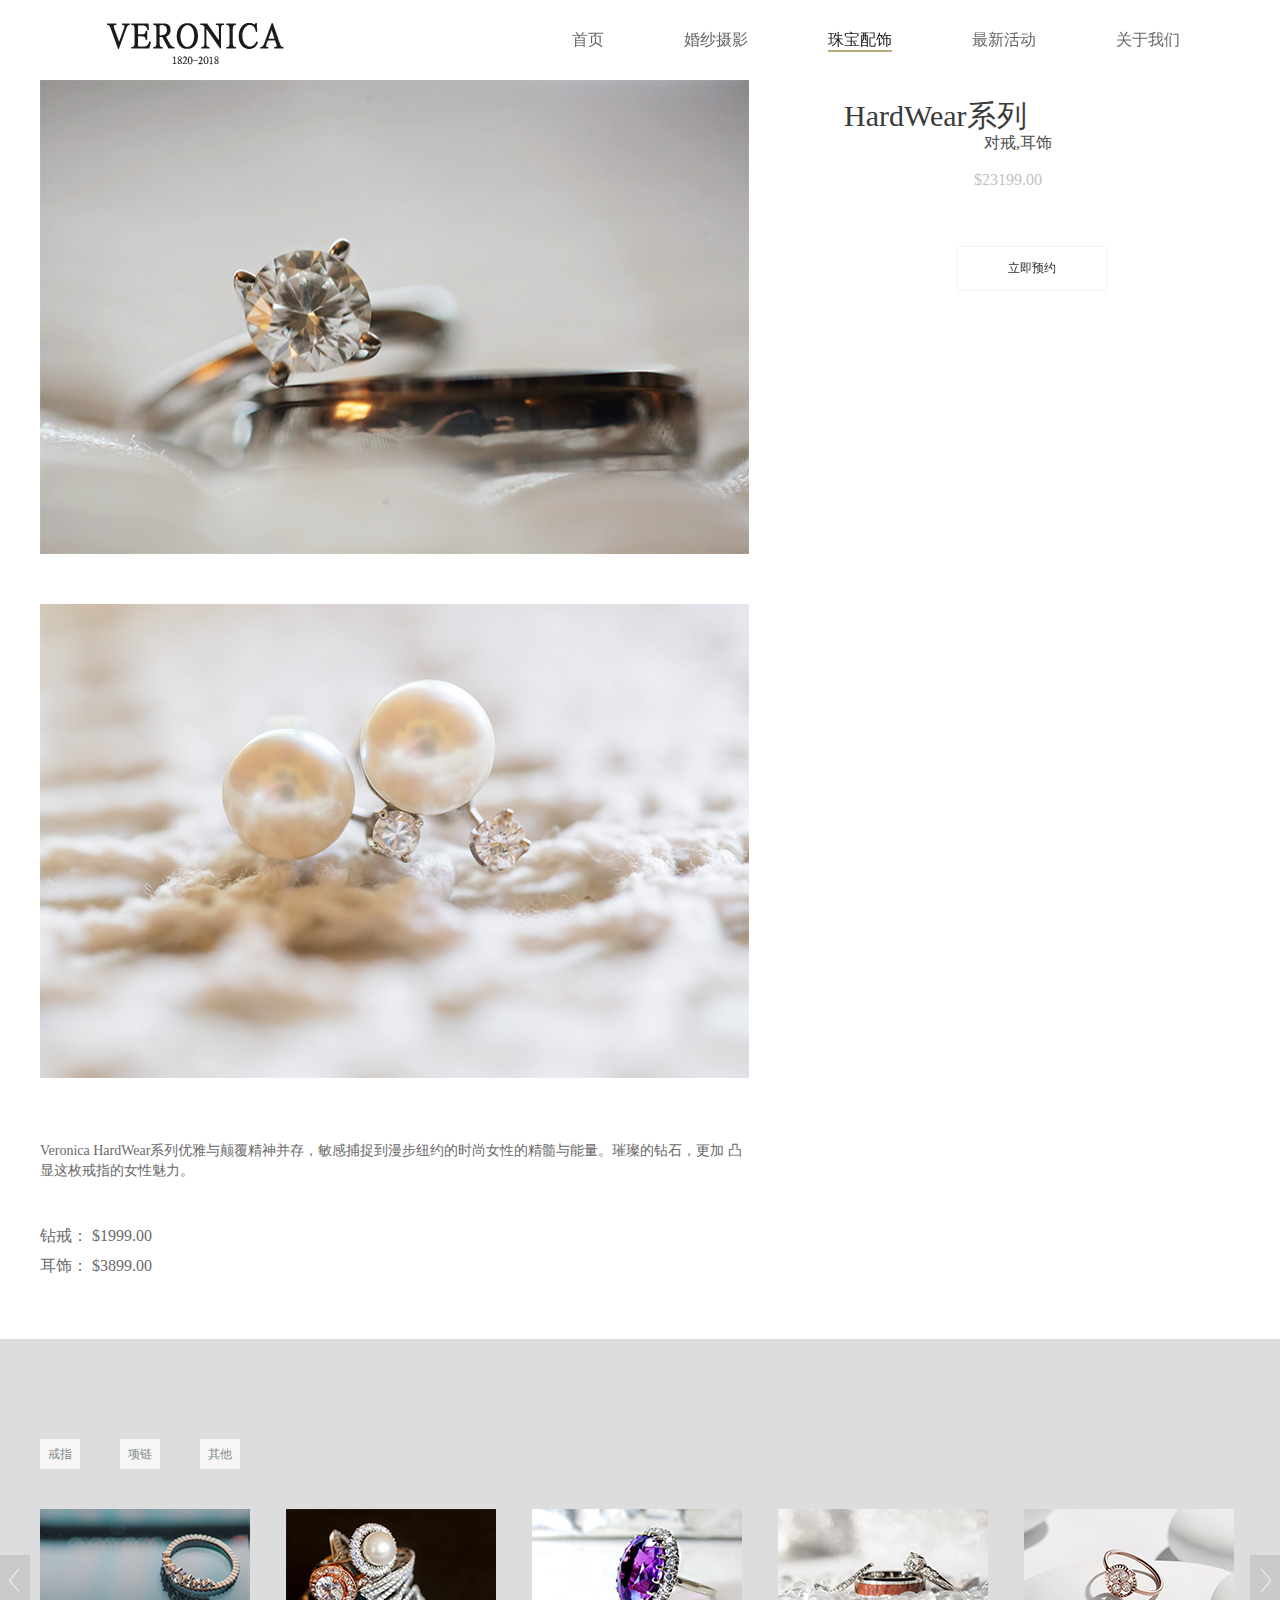
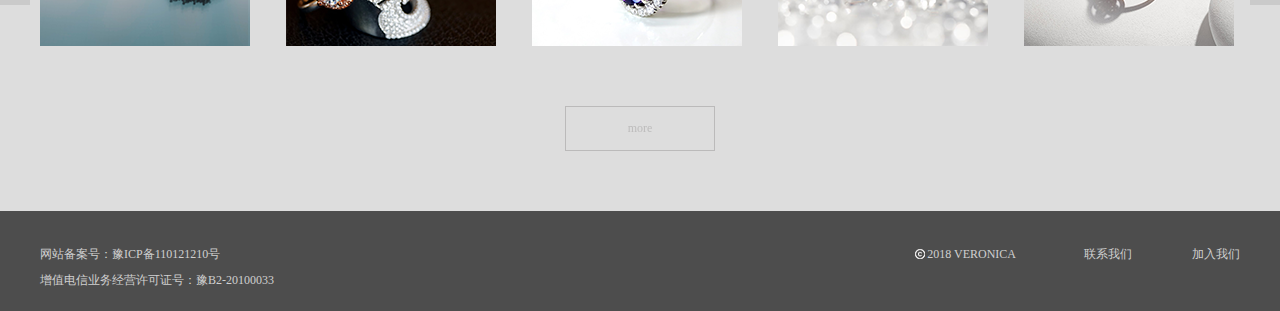
<file: my/pages/project-zhubao/index.html>
<!DOCTYPE html>
<html lang="zh">
<head>
	<meta charset="UTF-8">
	<meta name="viewport" content="width=device-width, initial-scale=1.0">
	<meta http-equiv="X-UA-Compatible" content="ie=edge">
	<link rel="stylesheet" type="text/css" href="css/reset.css"/>
	<link rel="stylesheet" type="text/css" href="css/style.css"/>
	<title>珠宝配饰</title>
</head>
<body>
	<!-- 头部开始 -->
	<div class="header">
		<!-- 导航栏 -->
		<div class="nav w">
			<h1 class="logo">
				<a href="#">
					增加权重
				</a>
			</h1>
			<ul class="subnav">
				<li class="subnav-menu">
					<a class="subnav-list" href="../../index.html">首页<span class="subnav-line"></span></a>
				</li>
				<li class="subnav-menu">
					<a class="subnav-list" href="../project-hunsha/index.html">婚纱摄影<span class="subnav-line"></span></a>
				</li>
				<li class="subnav-menu">
					<a class="subnav-list active" href="../project-zhubao/index.html">珠宝配饰<span class="subnav-line active"></span></a>
				</li>
				<li class="subnav-menu">
					<a class="subnav-list" href="../project-new-huodong/index.html">最新活动<span class="subnav-line"></span></a>
				</li>
				<li class="subnav-menu">
					<a class="subnav-list" href="#">关于我们<span class="subnav-line"></span></a>
					<div class="subnav-pull">
						<a class="subnav-stylist" href="../project-shejishi/index.html">设计师</a>
						<a class="subnav-us" href="../project-us/index.html">联系我们</a>
					</div>
				</li>
			</ul>
		</div>
	</div>
	<!-- 头部结束 -->
	<!-- 内容部分 -->
	<div class="banner w">
		<div class="products clear">
			<img class="products-img" src="img/zhubaobig-1.png" alt="">
			<ul class="products-list">
				<li class="products-title">
					<p class="products-title-tag">HardWear系列</p>
					<p class="her-style">对戒,耳饰</p>
				</li>
				
				<li class="products-moner">
					<p class="moner-53">$23199.00</p>
					<!-- <p class="moner-color">白色 / M / VK2531</p> -->
				</li>
				<li class="summary">
					<p class="summary-list">18K白金镶圆形明亮式切割钻石；钻石总重5.99克拉；直径
12毫米；舒适设计，易于佩戴。</p>
				</li>
				<li class="products-go">
					<a class="go-yy" href="#">
						立即预约
					</a>
				</li>
			</ul>
		</div>
		<div class="products-two">
			<img src="img/zhubaobig-2.png" alt="">
			<div class="products-two-title">
				<p class="products-two-text">Veronica HardWear系列优雅与颠覆精神并存，敏感捕捉到漫步纽约的时尚女性的精髓与能量。璀璨的钻石，更加
凸显这枚戒指的女性魅力。</p>
				<p class="products-two-sm">钻戒：  $1999.00</p>
				<p class="products-two-color">耳饰：  $3899.00</p>
			</div>
		</div>
	</div>
	<!-- 内容部分结束 -->
	<!-- 最新产品 -->
	<div class="news-release">
		<div class="news-box w">
			<div>
				<div class="news-release-btn clear">
					<a class="btn-new" href="#">戒指</a>
					<a class="btn-old" href="#">项链</a>
					<a class="btn-old" href="#">其他</a>
				</div>
			</div>
			<div class="new-screenshot">
				<a class="new-img new-img-1" href="#">
					<div class="summary">
						<p class="summary-title">VERONICA  Victoria™系列</p>
						<p class="summary-text">Alternating戒指</p>
					</div>
				</a>
				<a class="new-img new-img-2" href="#">
					<div class="summary">
						<p class="summary-title">VERONICA  Victoria™系列</p>
						<p class="summary-text">Alternating戒指</p>
					</div>
				</a>
				<a class="new-img new-img-3" href="#">
					<div class="summary">
						<p class="summary-title">VERONICA  Victoria™系列</p>
						<p class="summary-text">Alternating戒指</p>
					</div>
				</a>
				<a class="new-img new-img-4" href="#">
					<div class="summary">
						<p class="summary-title">VERONICA  Victoria™系列</p>
						<p class="summary-text">Alternating戒指</p>
					</div>
				</a>
				<a class="new-img new-img-5" href="#">
					<div class="summary">
						<p class="summary-title">VERONICA  Victoria™系列</p>
						<p class="summary-text">Alternating戒指</p>
					</div>
				</a>
			</div>
			<div class="news-release-more">
				<a class="more-list" href="#">more</a>
			</div>
			<div class="news-release-arr">
				<a class="news-arr-1" href="#"></a>
				<a class="news-arr-2" href="#"></a>
			</div>
		</div>
	</div>
	<!-- 最新产品结束 -->
	<!-- footer开始 -->
	<div class="footer-box">
		<div class="footer w">
			<div class="copyright">
				<p class="copyright-num">网站备案号：豫ICP备110121210号</p>
				<p class="copyright-b">增值电信业务经营许可证号：豫B2-20100033</p>
			</div>
			<div class="joinus">
				<ul class="joinus-list">
					<li class="joinus-d joinus-f">
						<span class="joinus-icon"></span>
						<p class="joinus-2018">2018 VERONICA</p>
					</li>
					<li class="joinus-call joinus-f">
						<a class="call-us" href="">联系我们</a>
					</li>
					<li class="joinus-us joinus-f">
						<a class="call-us" href="">加入我们</a>
					</li>
				</ul>
			</div>
		</div>
	</div>
	<!-- footer结束 -->
	
</body>
</html>
</file>
<file: my/static/css/style.css>
.w{
	width: 1200px;
	/* height: 100%; */
	/* background: skyblue; */
	margin: 0 auto;
}
/* 头部开始 */
.header .nav{
	height: 80px;
	/* background: pink; */
}
.header .logo{
	float: left;
	margin-left: 66px;
}
.header .logo a{
	display: block;
	width: 180px;
	height: 80px;
	background: url(../img/首页_02.png) no-repeat center;
	text-indent: -9999px;
	text-align: center;
	
}
.header .subnav{
	float: right;
	margin-right: 60px;
}
.header .subnav .subnav-menu{
	float: left;
	height: 80px;
	margin-left: 80px;
}
.header .subnav-menu .subnav-list{
	display: block;
	height: 100%;
	line-height: 80px;
	font-size: 16px;
	color: #666;
	position: relative;
}
.header .subnav-menu .subnav-pull{
	width: 64px;
	height: 72px;
	color: pink;
	position: absolute;
	top: 54px;
	z-index: 110;
	background-color: #fff;
	line-height: 33px;
	text-align: center;
	display: none;
}
.header .subnav-menu:hover .subnav-pull{
	display: block;
}
.header .subnav-menu .subnav-list.active{
	color: #1d1d1d;
}
.header .subnav-menu .subnav-list:hover{
	color: #1d1d1d;
}
.header .subnav-menu .subnav-list:hover .subnav-line{
	display: block;
}
.header .subnav-menu .subnav-line.active{
	display: block;
	height: 2px;
	width: 100%;
	background: #b9ab77;
	position: absolute;
	bottom: 28px;
}
.header .subnav-menu .subnav-line{
	display: none;
	height: 2px;
	width: 100%;
	background: #b9ab77;
	position: absolute;
	bottom: 28px;
}
/* 头部结束 */
/* main-bg轮播图开始 */
.main .bg{
	width: 100%;
	height: 720px;
	position: relative;
}
.main .bg .bg-img{
	display: block;
	/* width: 100%; */
	height: 100%;
	background: url(../img/图层bggggg%201.png) no-repeat center;
}

.main .bg .arr1 a,
.main .bg .arr2 a{
	display: block;
	width: 100%;
	height: 100%;
}
.main .bg .arr1{
	position: absolute;
	top: 50%;
	left: 110px;
	width: 50px;
	height: 50px;
	background: url(../img/首页-恢复的111_03.png) no-repeat center;
	margin: 0 auto;
}
.main .bg .arr2{
	position: absolute;
	top: 50%;
	right: 105px;
	width: 50px;
	height: 50px;
	background: url(../img/首页-恢复的_03.png) no-repeat center;
}
/* .main .bg .arr1:hover{
	background: url(../img/首页-恢复的111_03.png) no-repeat center;
}
.main .bg .arr2:hover{
	background: url(../img/首页-恢复的_03.png) no-repeat center;
} */
.main .bg .arr2 a:hover{
	color: #fff;
}
.main .bg .dots{
	position: absolute;
	bottom: 22px;
	left: 50%;
}
.main .bg .dots1{
	background: #bebec2;
	border-radius: 50%;
	width: 8px;
	height: 8px;
	float: left;
	margin-left: 22px;
}
.main .bg .dots .dots1 .dots-tag:hover{
	background: #fff;
	border: 3px solid #bebec2;
	border-radius: 50%;
	margin-top: -3px;
	margin-left: -3px;
	/* margin-right: 8px; */
}
.main .bg .dots .dots-tag{
	display: block;
	width: 100%;
	height: 100%;
}
/* main-bg轮播图结束 */

/* content主体部分开始 */
.content{
	margin-top: 100px;
	/* height: 3000px; */
}
.content .wedding-drees{
	text-align: center;
}
.content .drees-title{
	font-size: 26px;
	color: #444;
	text-align: center;
}
.content .drees-title-e{
	font-size: 16px;
	color: #c1c1c1;
	text-align: center;
	line-height: 34px;
}
.content .dress-list{
	display: inline-block;
	margin-top: 80px;
	margin-bottom: 40px;
}
.content .dress-list .drees-tag{
	margin: 0 44px;
}


.content .drees-tag{
	float: left;
	position: relative;
	height: 33px;
}
.content .drees-tag .drees-tag-int{
	color: #4d4d4d;
	font-size: 16px;
	display: block;
	height: 100%;
}
.content .drees-tag .drees-tag-int.active{
	color: #b9ab77;
}
.content .drees-tag .drees-tag-int:hover .drees-dot{
	display: block;
}
.content .drees-tag .drees-tag-int:hover{
	color: #b9ab77;
}
.content .drees-tag .drees-dot.active{
	display: block;
	position: absolute;
	bottom: 0;
	right: 50%;
	width: 4px;
	height: 4px;
	border-radius: 50%;
	background-color: #b9ab77;
}

.content .drees-tag .drees-dot{
	display: none;
	position: absolute;
	bottom: 0;
	right: 50%;
	width: 4px;
	height: 4px;
	border-radius: 50%;
	background-color: #b9ab77;
}
.content .products{
	width: 100%;
	height: 360px;
	/* background: blue; */
	/* display: flex; */
}
.content .products .products-img{
	float: left;
	margin-right: 40px;
	position: relative;
}
.content .products .products-img.products-img-4{
	margin-right: 0;
}

.content .products .screenshot{
	display: block;
	width: 270px;
	height: 360px;
	background: url(../img/48%201300×1sss950.png) no-repeat center;
}
.content .products .screenshot.screenshot-2{
	background: url(../img/矩形%205%20拷贝%203.png) no-repeat center;
}
.content .products .screenshot.screenshot-3{
	background: url(../img/矩形%205%20拷贝%202.png) no-repeat center;
}
.content .products .screenshot.screenshot-4{
	background: url(../img/矩形%205%20拷贝2.png) no-repeat center;
}
.content .products .screenshot.screenshot-2:hover{
	background: url(../img/30-1%201300×1951.png);
}
.content .products-img.products-img-2:hover .screenshot-list{
	display: block;
	background: url(../img/30-1%201300×1951.png);
}
.content .products-img.products-img-3:hover .screenshot-list{
	display: block;
	background: url(../img/101%201300×1950.png);
}
.content .products-img.products-img-4:hover .screenshot-list{
	display: block;
	background: url(../img/36%201300×1950.png);
}
.content .products .screenshot-list{
	cursor:pointer;
	width: 100%;
	height: 100%;
	display: none;
	position: absolute;
	top: 0;
	right: 0;
	width: 100%;
	text-align: center;
}
.content .products .screenshot-list.active{
	cursor:pointer;
	width: 100%;
	height: 100%;
	display: block;
	position: absolute;
	top: 0;
	right: 0;
	width: 100%;
	text-align: center;
}
.content .screenshot-list .text-name{
	font-size: 14px;
	color: #fff;
	margin-bottom: 17px;
	display: block;
	margin-top: 124px;
	
}
.content .screenshot-list .text-money{
	font-size: 12px;
	color: #fff;
	line-height: 20px;
}
.content .more{
	width: 150px;
	height: 45px;
	background: url(../img/矩形2.png) no-repeat cadetblue;
	color: #fff;
	text-align: center;
	line-height: 45px;
	margin: 60px auto;
}
.content .more .more-text{
	display: block;
	width: 100%;
	height: 100%;
}
.content .jewelry{
	/* width: 100%; */
	height: 556px;
	background: #f9f9f9;
	padding-top: 100px;
}
.content .jewelry-show{
	width: 100%;
	height: 180px;
	margin-top: 60px;
}
.content .jewelry-show .jewelry-img{
	width: 270px;
	height: 180px;
	float: left;
	display: block;
	margin-right: 40px;
}
.content .jewelry-show .jewelry-int{
	display: block;
	/* background-image: url(../img/pexels-photo-998521.jpeg%201880×1253.png); */
	width: 270px;
	height: 180px;
}
	
.content .jewelry-int.jewelry-int-1{
	background-image: url(../img/pexels-photo-691046.jpeg%201880×1253.png);
}
.content .jewelry-int.jewelry-int-2{
	background-image: url(../img/pexels-photo-1711759.jpeg%201880×1255.png);
}
.content .jewelry-int.jewelry-int-3{
	background-image: url(../img/pexels-photo-998521.jpeg%201880×1253.png);
}
.content .jewelry-int.jewelry-int-4{
	background-image: url(../img/pexels-photo-1395306.jpeg%201880×1253.png);
}
.content .jewelry-show .summary{
	width: 252px;
	height: 48px;
	background: rgba(0,0,0, 0.1);
	line-height: 20px;
	padding-top: 12px;
	padding-left: 18px;
	position: absolute;
	bottom: 0;
	cursor:pointer;
	display: none;
}
 .content .summary .summary-title{
	 font-size: 14px;
	 color: #fff;
 }
 .content .summary .summary-text{
	 font-size: 12px;
	 color: #c1c1c1;
 }

.content .jewelry-show .jewelry-img{
	position: relative;
}
.content .jewelry-show .jewelry-img:hover .summary{
	display: block;
}
.content .jewelry-show .jewelry-img.jewelry-img-4{
	margin-right: 0;
}
.content .more-2{
	width: 150px;
	height: 45px;
	/* background: url(../img/矩形2.png) no-repeat cadetblue; */
	color: #fff;
	text-align: center;
	line-height: 45px;
	margin: 60px auto;
	border: 1px solid #dcdde2;
}
.content .more-2 .more-text{
	display: block;
	width: 100%;
	height: 100%;
}
/* content主体部分结束 */

/* latest-activity最新活动开始 */
.latest-activity{
	height: 668px;
	position: relative;
	padding-top: 100px;
	padding-bottom: 60px;
}
.latest-activity .latest-activity-title{
	margin-bottom: 57px;
}
.latest-activity .title-c,
.latest-activity .title-e{
	text-align: center;
	line-height: 30px;
}
.latest-activity .title-c{
	font-size: 26px;
	color: #444444;
}
.latest-activity .title-e{
	font-size: 16px;
	color: #c1c1c1;
}
.latest-activity .latest-activity-hot{
	/* width: 100%; */
	height: 400px;
	background-color: #fff;
	position: absolute;
	top: 170px;
	left: 160px;
}
.latest-activity .hot{
	position: relative;
	
}
.hot .hot-img{
	width: 100%;
}
.hot .hot-f{
	float: left;
}
.hot .new-conference{
	width: 300px;
	height: 100%;
	/* background: pink; */
}
.hot  .m-text{
	font-size: 30px;
	color: #8b8b8b;
}
.hot  .y-text{
	font-size: 14px;
	color: #8b8b8b;
}
.hot  .new-fb{
	margin-top: 45px;
	margin-bottom: 24px;
	font-size: 16px;
	color: #000;
	font-weight: bold;	
}
.hot  .T-tai{
	font-size: 13px;
	color: #8b8b8b;
	margin-bottom: 58px;
}
.hot  .hot-more{
	font-size: 14px;
}
.hot  .hot-more-box{
	position: relative;
}
.hot  .more-icon{
	position: absolute;
	top: 4px;
	left: 40px;
	display: block;
	width: 6px;
	height: 11px;
	background: url(../img/右a箭头.png);
}



.hot .conference-img{
	width: 300px;
	height: 340px;
	/* background: skyblue; */
}
.hot .c-conference{
	width: 275px;
	height: 100%;
	/* background: crimson; */
}
.hot .sum-conference{
	width: 325px;
	height: 100%;
	/* background: #00FF00; */
}
.hot .new-conference-box{
	margin-top: 46px;
	margin-left: 42px;
}

.latest-activity .more-bottom{
	width: 148px;
	height: 43px;
	border: 1px solid #f5f5f5;
	text-align: center;
	line-height: 43px;
	position: absolute;
	bottom: -35px;
	left: 525px;
}
.latest-activity .more-bottom .more-bottom-text{
	display: block;
	width: 100%;
	height: 100%;
	color: #3b3b3b;
	font-size: 12px;
}
/* 最新活动结束 */



/* 设计师部分开始 */
.designers-box{
	width: 100%;
	height: 664px;
	background: #4d4d4d;
	margin-top: 55px;
	margin-bottom: 40px;
}
.designers-box .designers-title{
	height: 50px;
	text-align: center;
	padding-top: 100px;
	padding-bottom: 60px;
	line-height: 30px;
}
.designers-box .designers-c{
	font-size: 26px;
	color: #f7f5f5;
}
.designers-box .designers-e{
	font-size: 16px;
	color: #c1c1c1;
}


.designers-box .designers{
	height: 453px;
	/* background: pink; */
}

.designers-box .jason-w,
.designers-box .yan-che,
.designers-box .katherine-j{
	width: 400px;
	height: 453px;
	float: left;
	/* background: skyblue; */
	text-align: center;
	
}
.designers-box .jason-w{
	/* background: pink; */
}
.designers-box .jason-w-head .j-img{
	background: url(../img/Man%20Standing%20on%20Street.png) no-repeat center;
	display: block;
	width: 180px;
	height: 180px;
	margin: 0 auto;
	border-radius: 50%;
}
.designers-box .jason-w-head .j-img.j-img-2{
	background-image: url(../img/Woman%20Standing%20Against%20Flowers.png);
}
.designers-box .jason-w-head .j-img.j-img-3{
	background-image: url(../img/Woman%20Sitting%20in%20Grey%20Fur%20Sofa.png);
}
.designers-box .jason-w-name{
	margin-top: 25px;
	line-height: 28px;
}
.designers-box .jason-w-name .jason-w-c{
	font-size: 24px;
	color: #f7f5f5;
}
.designers-box .jason-w-name .jason-w-e{
	font-size: 12px;
	color: #b9b9b9;
}
.designers-box .jason-w-brief{
	margin-top: 10px;
}
.designers-box .jason-w-brief .jason-w-brief-text{
	font-size: 12px;
	color: #b9b9b9;
	line-height: 20px;
}
.designers-box .jason-w-more{
	margin-top: 60px;
}
.designers-box .jason-w-more .j-more{
	color: #bbbaba;
	font-size: 12px;
}
.designers-box .jason-w-more .j-cut{
	display: block;
	height: 1px;
	width: 150px;
	background: #bbbaba;
	margin: 17px auto;
}
/* 设计师部分结束 */

/* 底部开始 */
/* .footer-box{
	width: 100%;
	height: 100px;
	background-color: #4d4d4d;
} */
.footer{
	/* background: #4d4d4d; */
	height: 100px;
	line-height: 26px;
	margin-top: 40px;
}
.footer .copyright{
	float: left;
}

.footer .copyright .copyright-num,
.footer .copyright .copyright-b{
	color: #323232;
	font-size: 12px;
}
.joinus{
	float: right;
	position: relative;
}
.joinus .joinus-icon{
	background: url(../img/商标.png);
	width: 10px;
	height: 10px;
	position: absolute;
	top: 8px;
	left: -12px;
}
.joinus .joinus-f{
	float: left;
	font-size: 12px;
	color: #323232;
}
.footer .joinus .joinus-d{
	margin-right: 68px;
}
.footer .joinus .joinus-2018{
	font-size: 12px;
	color: #323232;
}
.footer .joinus .call-us{
	color: #323232;
}
 .footer .joinus .joinus-call{
	 margin-right: 60px;
 }
 /* 底部结束 */
</file>
<file: my/pages/project-hunsha/css/style.css>
.w{
	width: 1200px;
	/* height: 100%; */
	/* background: skyblue; */
	margin: 0 auto;
}
/* 头部开始 */
.header .nav{
	height: 80px;
	/* background: pink; */
}
.header .logo{
	float: left;
	margin-left: 66px;
}
.header .logo a{
	display: block;
	width: 180px;
	height: 80px;
	background: url(../img/首页_02.png) no-repeat center;
	text-indent: -9999px;
	text-align: center;
	
}
.header .subnav{
	float: right;
	margin-right: 60px;
}
.header .subnav .subnav-menu{
	float: left;
	height: 80px;
	margin-left: 80px;
}
.header .subnav-menu .subnav-pull{
	width: 64px;
	height: 72px;
	color: pink;
	position: absolute;
	top: 54px;
	z-index: 110;
	background-color: #fff;
	line-height: 33px;
	text-align: center;
	display: none;
}
.header .subnav-menu:hover .subnav-pull{
	display: block;
}
.header .subnav-menu .subnav-list{
	display: block;
	height: 100%;
	line-height: 80px;
	font-size: 16px;
	color: #666;
	position: relative;
}
.header .subnav-menu .subnav-list.active{
	color: #1d1d1d;
}
.header .subnav-menu .subnav-list:hover{
	color: #1d1d1d;
}
.header .subnav-menu .subnav-list:hover .subnav-line{
	display: block;
}
.header .subnav-menu .subnav-line.active{
	display: block;
	height: 2px;
	width: 100%;
	background: #b9ab77;
	position: absolute;
	bottom: 28px;
}
.header .subnav-menu .subnav-line{
	display: none;
	height: 2px;
	width: 100%;
	background: #b9ab77;
	position: absolute;
	bottom: 28px;
}
/* 头部结束 */

.banner{
	/* width: 100%; */
	height: 1876px;
}
.banner .products .products-img{
	width: 708px;
	height: 780px;
	float: left;
}
.banner .products .products-list{
	width: 416px;
	height: 367px;
	float: right;
	margin-left: 74px;
}
.banner .products-title{
	border-left: 2px solid #454545;
	height: 48pxpx;
	margin-top: 22px;
	line-height: 27px;
	margin-bottom: 20px;
}
.banner .products .products-title-tag{
	font-size: 30px;
	color: #3a3a3a;
	text-indent: 20px;
}
.banner .products .her-style{
	font-size: 16px;
	color: #4c4c4c;
	text-indent: 140px;
}
.banner .products .products-moner .moner-53,
.banner .products .products-moner .moner-color{
	font-size: 16px;
	color: #c1c1c1;
}
.banner .products .products-moner .moner-53{
	text-indent: 158px;
}
.banner .products .products-moner .moner-color{
	text-indent: 83px;
}
.banner .products .summary-list{
	font-size: 14px;
	color: #cacaca;
	line-height: 20px;
}
 .banner .products .summary{
	 margin-top: 27px;
	 margin-left: 15px;
 }
 .banner .products-go{
	 width: 148px;
	 height: 43px;
	 display: block;
	 border: 1px solid #f5f5f5;
	 text-align: center;
	 line-height: 43px;
	 margin: 0 auto;
	 margin-top: 58px;
 }
 .banner .products-go .go-yy{
	 display: block;
	 width: 100%;
	 height: 100%;
	 color: #2d2d2d;
	 font-size: 12px;
 }
 .banner .products-two{
	 height: 1046px;
	 margin-top: 50px;
	 width: 710px;
 }
.banner .products-two .products-two-text{
	 margin-top: 60px;
	 margin-bottom: 40px;
	 color: #6a6a6a;
	 font-size: 14px;
	 line-height: 20px;
 }
.banner .products-two .products-two-sm,
.banner .products-two .products-two-color{
	color: #6a6a6a;
	font-size: 16px;
	line-height: 30px;
}
/* 头部结束 */

/* 最新产品 */
.news-box{
	position: relative;
}
.news-release{
	width: 100%;
	height: 555px;
	background-color: #dddddd;
}
.news-release .news-release-btn{
	margin-bottom: 40px;
}
.news-release .btn-new{
	width: 75px;
	height: 30px;
	display: block;
	background-color: #f7f5f5;
	font-size: 12px;
	line-height: 30px;
	text-align: center;
	float: left;
	margin-top: 100px;
}

 .news-release .btn-old{
	 width: 40px;
	 height: 30px;
	 display: block;
	 background-color: #f7f5f5;
	 font-size: 12px;
	 line-height: 30px;
	 text-align: center;
	 float: left;
	 margin-left: 40px;
	 margin-top: 100px;
 }
 .news-release .new-screenshot{
	 width: 1200px;
	 height: 220px;
 }
 .news-release .new-screenshot .new-img{
	 background-image: url(../img/1480328662982%20440×548.png);
	 display: block;
	 width: 160px;
	 height: 220px;
	 float: left;
	 margin-right: 48px;
 }
.news-release .new-screenshot .new-img.new-img-2{
	background-image: url(../img/1480472644461%20440×548.png);
}
.news-release .new-screenshot .new-img.new-img-3{
	background-image: url(../img/1479373376866%20440×548.png);
}
.news-release .new-screenshot .new-img.new-img-4{
	background-image: url(../img/1480472700653%20440×548.png);
}
.news-release .new-screenshot .new-img.new-img-5{
	background-image: url(../img/1480314365643%201100×1303.png);
}
 .news-release .new-screenshot .new-img.new-img-6{
	 background-image: url(../img/JH11261采集到Wedding%20Dress2552图_花瓣.png);
	 margin-right: 0;
 }
.news-release .news-release-more{
	width: 148px;
	height: 43px;
	border: 1px solid #bbbaba;
	line-height: 43px;
	text-align: center;
	margin: 60px auto;
}
.news-release .news-release-more .more-list{
	display: block;
	width: 100%;
	height: 100%;
	color: #bdbcbc;
	font-size: 12px;
}
.news-release .news-release-arr .news-arr-1{
	position: absolute;
	top: 256px;
	left: -42px;
	width: 32px;
	height: 50px;
	background: #cacaca url(../img/you箭头.png) no-repeat center;
}
.news-release .news-release-arr .news-arr-2{
	position: absolute;
	top: 256px;
	right: -42px;
	width: 32px;
	height: 50px;
	background: #cacaca url(../img/箭头.png) no-repeat center;
}
 /* 最新产品结束 */
/* 底部开始 */
.footer-box{
	width: 100%;
	height: 100px;
	background-color: #4d4d4d;
}
.footer{
	height: 100px;
	line-height: 26px;
	/* margin-top: 86px; */
}
.footer .copyright{
	float: left;
	margin-top: 30px;
}

.footer .copyright .copyright-num,
.footer .copyright .copyright-b{
	color: #d0d0d0;
	font-size: 12px;
}
.joinus{
	float: right;
	/* margin-top: 20px; */
}
.joinus .joinus-icon{
	background: url(../img/11112323.png);
	width: 10px;
	height: 10px;
	position: absolute;
	top: 8px;
	left: -12px;
}
.joinus .joinus-list{
	margin-top: 30px;
	position: relative;
}
.joinus .joinus-f{
	float: left;
	font-size: 12px;
	color: #d0d0d0;
}
.footer .joinus .joinus-d{
	margin-right: 68px;
}
.footer .joinus .joinus-2018{
	font-size: 12px;
	color: #d0d0d0;
}
.footer .joinus .call-us{
	color: #d0d0d0;
}
 .footer .joinus .joinus-call{
	 margin-right: 60px;
 }
 /* 底部结束 */
</file>
<file: my/pages/project-new-huodong/css/style.css>
.w{
	width: 1200px;
	/* height: 100%; */
	/* background: skyblue; */
	margin: 0 auto;
}
/* 头部开始 */
.header .nav{
	height: 80px;
	/* background: pink; */
}
.header .logo{
	float: left;
	margin-left: 66px;
}
.header .logo a{
	display: block;
	width: 180px;
	height: 80px;
	background: url(../img/首页_02.png) no-repeat center;
	text-indent: -9999px;
	text-align: center;
	
}
.header .subnav{
	float: right;
	margin-right: 60px;
}
.header .subnav .subnav-menu{
	float: left;
	height: 80px;
	margin-left: 80px;
}
.header .subnav-menu .subnav-pull{
	width: 64px;
	height: 72px;
	color: pink;
	position: absolute;
	top: 54px;
	z-index: 110;
	background-color: #fff;
	line-height: 33px;
	text-align: center;
	display: none;
}
.header .subnav-menu:hover .subnav-pull{
	display: block;
}
.header .subnav-menu .subnav-list{
	display: block;
	height: 100%;
	line-height: 80px;
	font-size: 16px;
	color: #666;
	position: relative;
}
.header .subnav-menu .subnav-list.active{
	color: #1d1d1d;
}
.header .subnav-menu .subnav-list:hover{
	color: #1d1d1d;
}
.header .subnav-menu .subnav-list:hover .subnav-line{
	display: block;
}
.header .subnav-menu .subnav-line.active{
	display: block;
	height: 2px;
	width: 100%;
	background: #b9ab77;
	position: absolute;
	bottom: 28px;
}
.header .subnav-menu .subnav-line{
	display: none;
	height: 2px;
	width: 100%;
	background: #b9ab77;
	position: absolute;
	bottom: 28px;
}
/* 头部结束 */





/* 背景图开始 */
.bg .bg-img{
	display: block;
	width: 100%;
	height: 270px;
	background: url(../img/活动banner2.png) no-repeat center;
}
.bg .bg-img:hover{
	background: url(../img/活动banner.png) no-repeat center;
}
/* 背景图结束 */
/* .banner内容开始 */
.banner{
	height: 822px;
	/* background: pink; */
}
.banner .latest{
	/* background: skyblue; */
	text-align: center;
	line-height: 30px;
}
.banner .latest .new-hd{
	font-size: 26px;
	color: #444;
}
.banner .latest .latest-hd{
	font-size: 16px;
	color: #c1c1c1;
	margin-bottom: 58px;
}
.new-list:hover{
	background-color: #929292;
}

 .banner .new-box .new-list:hover .new-06-day,
 .banner .new-box .new-list:hover .new-06--her,
 .banner .new-box .new-list:hover .new-06-2018,
 .banner .new-box .new-list:hover .new-06-text{
	color: #fff;
}
 .banner .new-box .new-list:hover .new-06-18-box{
	 
	padding-right: 100px;
} 
/* .banner .new-box .new-list.new-06-18{
	background-color: #929292;
}
.banner .new-box .new-list.new-06-18 .new-06-day,
 .banner .new-box .new-list.new-06-18 .new-06--her,
 .banner .new-box .new-list.new-06-18 .new-06-2018,
 .banner .new-box .new-list.new-06-18 .new-06-text{
	 color: #fff;
 } 
 .banner .new-box .new-list.new-06-18 .new-06-18-box{
 	padding-right: 100px;
 } */
.banner .new-box .new-list{
	display: block;
	width: 100%;
	height: 196px;
	border-bottom: 1px solid #dbdbdb;
	/* background: gainsboro; */
}

.banner .new-box .new-06-18-box{
	display: block;
	padding-top: 50px;
	position: relative;
	height: 146px;
}
.banner .new-list:hover .new-icon{
	display: block;
}
.new-06-18-box .new-icon{
	display: none;
	width: 14px;
	height: 26px;
	position: absolute;
	top: 86px;
	right: 240px;
	background-image: url(../img/you111.png);
	/* background: red; */
}
.banner .new-box .new-06-list{
	height: 146px;
	width: 192px;
	float: left;
	margin-left: 233px;
	margin-right: 25px;

}
.banner .new-box .new-06-day{
	font-size: 60px;
	color: #929292;
}
.banner .new-box .new-06--her{
	font-size: 16px;
	color: #929292;
	text-indent: 152px;
}
.banner .new-box .new-06-list-2{
	width: 495px;
	height: 146px;
	float: left;
	/* background: pink; */
	margin-right: 252px;
}
.banner .new-box .new-06-2018{
	font-size: 16px;
	color: #000;
	margin-bottom: 33px;
}
.banner .new-box .new-06-text{
	font-size: 12px;
	color: #4d4d4d;
	line-height: 15px;
}
.banner .new-arr{
	height: 30px;
	width: 70px;
	margin-top: 30px;
}
.banner .new-arr .new-arr-1,
.banner .new-arr .new-arr-2{
	display: block;
	width: 30px;
	height: 30px;
	border: 1px solid #c9c9c9;
	color: #c9c9c9;
	text-align: center;
	line-height: 30px;
	float: left;
	margin-right: 6px;
}
.banner .new-arr .new-arr-1:hover,
.banner .new-arr .new-arr-2:hover{
	background-color: #6d6d6d;
}
.banner .new-arr .new-arr-2.new-arr-f{
	margin-right: 0;
}
/* 底部开始 */
.footer-box{
	width: 100%;
	height: 100px;
	background-color: #f7f5f5;
}
.footer{
	height: 100px;
	line-height: 26px;
	/* margin-top: 86px; */
}
.footer .copyright{
	float: left;
	margin-top: 30px;
}

.footer .copyright .copyright-num,
.footer .copyright .copyright-b{
	color: #595959;
	font-size: 12px;
}
.joinus{
	float: right;
	/* margin-top: 20px; */
}
.joinus .joinus-icon{
	background: url(../img/11112323.png);
	width: 10px;
	height: 10px;
	position: absolute;
	top: 8px;
	left: -12px;
}
.joinus .joinus-list{
	margin-top: 30px;
	position: relative;
}
.joinus .joinus-f{
	float: left;
	font-size: 12px;
	color: #595959;
}
.footer .joinus .joinus-d{
	margin-right: 68px;
}
.footer .joinus .joinus-2018{
	font-size: 12px;
	color: #595959;
}
.footer .joinus .call-us{
	color: #595959;
}
 .footer .joinus .joinus-call{
	 margin-right: 60px;
 }
 /* 底部结束 */
</file>
<file: my/pages/project-shejishi/css/style.css>
.w{
	width: 1200px;
	/* height: 100%; */
	/* background: skyblue; */
	margin: 0 auto;
}
/* 头部开始 */
.header .nav{
	height: 80px;
	/* background: pink; */
}
.header .logo{
	float: left;
	margin-left: 66px;
}
.header .logo a{
	display: block;
	width: 180px;
	height: 80px;
	background: url(../img/首页_02.png) no-repeat center;
	text-indent: -9999px;
	text-align: center;
	
}
.header .subnav{
	float: right;
	margin-right: 60px;
}
.header .subnav .subnav-menu{
	float: left;
	height: 80px;
	margin-left: 80px;
}
.header .subnav-menu .subnav-pull{
	width: 64px;
	height: 72px;
	color: pink;
	position: absolute;
	top: 54px;
	z-index: 110;
	background-color: #fff;
	line-height: 33px;
	text-align: center;
	display: none;
}
.header .subnav-menu:hover .subnav-pull{
	display: block;
}
.header .subnav-menu .subnav-list{
	display: block;
	height: 100%;
	line-height: 80px;
	font-size: 16px;
	color: #666;
	position: relative;
}
.header .subnav-menu .subnav-list.active{
	color: #1d1d1d;
}
.header .subnav-menu .subnav-list:hover{
	color: #1d1d1d;
}
.header .subnav-menu .subnav-list:hover .subnav-line{
	display: block;
}
.header .subnav-menu .subnav-line.active{
	display: block;
	height: 2px;
	width: 100%;
	background: #b9ab77;
	position: absolute;
	bottom: 28px;
}
.header .subnav-menu .subnav-line{
	display: none;
	height: 2px;
	width: 100%;
	background: #b9ab77;
	position: absolute;
	bottom: 28px;
}
/* 头部结束 */
/* banner开始 */
.banner .banner-bg{
	display: block;
	background: url(../img/设计师banner.png) no-repeat center;
	width: 100%;
	height: 270px;
}
.banner .banner-bg:hover{
	background: url(../img/图层%201.png) no-repeat center;
}
/* banner结束 */
/* designers开始 */
.designers .designers-name{
	margin-top: 100px;
	margin-bottom: 60px;
	text-align: center;
	line-height: 30px;
}
.designers .designers-name-c{
	font-size: 26px;
	color: #444;
}
.designers .designers-name-e{
	font-size: 16px;
	color: #c1c1c1;
}
.designers .designers-box{
	width: 300px;
	height: 742px;
	/* background: skyblue; */
	float: left;
	margin-right: 150px;
	border-bottom: 1px solid #b9ab77;
}
.designers .designers-box.designers-box-3{
	margin-right: 0;
}
.designers .designers-box-img{
	background-image: url(../img/1480563576690%20400×532.png);
	display: block;
	width: 300px;
	height: 450px;
}
.designers .designers-box-img.designers-box-img-2{
	background-image: url(../img/1480563656556%20400×580.png);
}
.designers .designers-box-img.designers-box-img-3{
	background-image: url(../img/14805635157%20400×532.png);
}
.designers .designers-box-name{
	margin-top: 30px;
	margin-bottom: 30px;
	line-height: 30px;
	text-align: center;
}
.designers .name-name{
	font-size: 18px;
	color: #2e2e2e;
	margin-bottom: 20px;
}
.designers .name-tag{
	font-size: 14px;
	color: #c4c4c4;
}
.designers .designers-box-int .designers-box-int-list{
	font-size: 14px;
	color: #c4c4c4;
	line-height: 22px;
}
.designers .more-list{
	border: 1px solid #b9ab77;
	width: 148px;
	height: 43px;
	text-align: center;
	line-height: 43px;
	margin: 0 auto;
	margin-top: 45px;
	border-bottom: 1px solid #b9ab77;

}
.designers .more-list .more-btn{
	color: #b9ab77;
	font-size: 12px;
	display: block;
	width: 100%;
	height: 100%;
}


/* 底部开始 */
.footer-box{
	width: 100%;
	height: 100px;
	background-color: #4d4d4d;
}
.footer{
	height: 100px;
	line-height: 26px;
	margin-top: 86px;
}
.footer .copyright{
	float: left;
	margin-top: 30px;
}

.footer .copyright .copyright-num,
.footer .copyright .copyright-b{
	color: #d0d0d0;
	font-size: 12px;
}
.joinus{
	float: right;
	/* margin-top: 20px; */
}
.joinus .joinus-icon{
	background: url(../img/11112323.png);
	width: 10px;
	height: 10px;
	position: absolute;
	top: 8px;
	left: -12px;
}
.joinus .joinus-list{
	margin-top: 30px;
	position: relative;
}
.joinus .joinus-f{
	float: left;
	font-size: 12px;
	color: #d0d0d0;
}
.footer .joinus .joinus-d{
	margin-right: 68px;
}
.footer .joinus .joinus-2018{
	font-size: 12px;
	color: #d0d0d0;
}
.footer .joinus .call-us{
	color: #d0d0d0;
}
 .footer .joinus .joinus-call{
	 margin-right: 60px;
 }
 /* 底部结束 */
</file>
<file: my/pages/project-us/css/style.css>
.w{
	width: 1200px;
	/* height: 100%; */
	/* background: skyblue; */
	margin: 0 auto;
}
/* 头部开始 */
.header .nav{
	height: 80px;
	/* background: pink; */
}
.header .logo{
	float: left;
	margin-left: 66px;
}
.header .logo a{
	display: block;
	width: 180px;
	height: 80px;
	background: url(../img/首页_02.png) no-repeat center;
	text-indent: -9999px;
	text-align: center;
	
}
.header .subnav{
	float: right;
	margin-right: 60px;
}
.header .subnav .subnav-menu{
	float: left;
	height: 80px;
	margin-left: 80px;
}
.header .subnav-menu .subnav-pull{
	width: 64px;
	height: 72px;
	color: pink;
	position: absolute;
	top: 54px;
	z-index: 110;
	background-color: #fff;
	line-height: 33px;
	text-align: center;
	display: none;
}
.header .subnav-menu:hover .subnav-pull{
	display: block;
}
.header .subnav-menu .subnav-list{
	display: block;
	height: 100%;
	line-height: 80px;
	font-size: 16px;
	color: #666;
	position: relative;
}
.header .subnav-menu .subnav-list.active{
	color: #1d1d1d;
}
.header .subnav-menu .subnav-list:hover{
	color: #1d1d1d;
}
.header .subnav-menu .subnav-list:hover .subnav-line{
	display: block;
}
.header .subnav-menu .subnav-line.active{
	display: block;
	height: 2px;
	width: 100%;
	background: #b9ab77;
	position: absolute;
	bottom: 28px;
}
.header .subnav-menu .subnav-line{
	display: none;
	height: 2px;
	width: 100%;
	background: #b9ab77;
	position: absolute;
	bottom: 28px;
}
/* 头部结束 */
.bg .bg-img{
	width: 100%;
	height: 100%;
	margin-bottom: 100px;
}
.banner{
	width: 1080px;
	height: 1687px;
	margin: 0 auto;
}
.banner .brand-story{
	text-align: center;
	line-height: 26px;
	margin-bottom: 78px;
}
.banner .brand-story .brand-story-c{
	font-size: 26px;
	color: #444;
}
.banner .brand-story .brand-story-e{
	font-size: 16px;
	color: #c1c1c1;
}
.banner .brand-list{
	margin-bottom: 48px;
}
.banner .brand-list .screenshot{
	float: left;
}
.banner .brand-list .description{
	display: block;
	width: 600px;
	float: right;
	font-size: 16px;
	color: #6b6b6b;
	line-height: 32px;
}
.banner .history{
	line-height: 30px;
	margin-bottom: 150px;
}
.contact-us{
	position: relative;
}
.contact-us .site{
	font-size: 26px;
	color: #373737;
	margin-top: 44px;
	margin-bottom: 22px;
}
.contact-us .tips{
	font-size: 16px;
	color: #616060;
	line-height: 22px;
	margin-bottom: 32px;
}
.contact-us .call-my{
	position: absolute;
	bottom: 0;
	right: 348px;
	line-height: 22px;
}
.contact-us .call-my .call-my-text{
	color: 16px;
	color: #616060;
}




/* 底部开始 */
.footer-box{
	width: 100%;
	height: 100px;
	background-color: #4d4d4d;
}
.footer{
	height: 100px;
	line-height: 26px;
	/* margin-top: 86px; */
}
.footer .copyright{
	float: left;
	margin-top: 30px;
}

.footer .copyright .copyright-num,
.footer .copyright .copyright-b{
	color: #f3f3f3;
	font-size: 12px;
}
.joinus{
	float: right;
	/* margin-top: 20px; */
}
.joinus .joinus-icon{
	background: url(../img/11112323.png);
	width: 10px;
	height: 10px;
	position: absolute;
	top: 8px;
	left: -12px;
}
.joinus .joinus-list{
	margin-top: 30px;
	position: relative;
}
.joinus .joinus-f{
	float: left;
	font-size: 12px;
	color: #f3f3f3;
}
.footer .joinus .joinus-d{
	margin-right: 68px;
}
.footer .joinus .joinus-2018{
	font-size: 12px;
	color: #f3f3f3;
}
.footer .joinus .call-us{
	color: #f3f3f3;
}
 .footer .joinus .joinus-call{
	 margin-right: 60px;
 }
 /* 底部结束 */
</file>
<file: my/pages/project-zhubao/css/style.css>
.w{
	width: 1200px;
	/* height: 100%; */
	/* background: skyblue; */
	margin: 0 auto;
}
/* 头部开始 */
.header .nav{
	height: 80px;
	/* background: pink; */
}
.header .logo{
	float: left;
	margin-left: 66px;
}
.header .logo a{
	display: block;
	width: 180px;
	height: 80px;
	background: url(../img/首页_02.png) no-repeat center;
	text-indent: -9999px;
	text-align: center;
	
}
.header .subnav{
	float: right;
	margin-right: 60px;
}
.header .subnav .subnav-menu{
	float: left;
	height: 80px;
	margin-left: 80px;
}
.header .subnav-menu .subnav-pull{
	width: 64px;
	height: 72px;
	color: pink;
	position: absolute;
	top: 54px;
	z-index: 110;
	background-color: #fff;
	line-height: 33px;
	text-align: center;
	display: none;
}
.header .subnav-menu:hover .subnav-pull{
	display: block;
}
.header .subnav-menu .subnav-list{
	display: block;
	height: 100%;
	line-height: 80px;
	font-size: 16px;
	color: #666;
	position: relative;
}
.header .subnav-menu .subnav-list.active{
	color: #1d1d1d;
}
.header .subnav-menu .subnav-list:hover{
	color: #1d1d1d;
}
.header .subnav-menu .subnav-list:hover .subnav-line{
	display: block;
}
.header .subnav-menu .subnav-line.active{
	display: block;
	height: 2px;
	width: 100%;
	background: #b9ab77;
	position: absolute;
	bottom: 28px;
}
.header .subnav-menu .subnav-line{
	display: none;
	height: 2px;
	width: 100%;
	background: #b9ab77;
	position: absolute;
	bottom: 28px;
}
/* 头部结束 */

.banner{
	/* width: 100%; */
	height: 1259px;
}
.banner .products .products-img{
	width: 709px;
	height: 474px;
	float: left;
}
.banner .products .products-list{
	width: 416px;
	height: 367px;
	float: right;
	margin-left: 74px;
}
.banner .products-title{
	height: 70px;
	margin-top: 22px;
	line-height: 27px;
}
.banner .products .products-title-tag{
	font-size: 30px;
	color: #3a3a3a;
	text-indent: 20px;
}
.banner .products .her-style{
	font-size: 16px;
	color: #4c4c4c;
	text-indent: 160px;
}
.banner .products .products-moner .moner-53,
.banner .products .products-moner .moner-color{
	font-size: 16px;
	color: #c1c1c1;
}
.banner .products .products-moner .moner-53{
	text-indent: 150px;
}
.banner .products .products-moner .moner-color{
	text-indent: 83px;
}
.banner .products .summary-list{
	font-size: 14px;
	color: #cacaca;
	line-height: 20px;
}
 .banner .products .summary{
	 margin-top: 27px;
	 margin-left: 15px;
 }
 .banner .products-go{
	 width: 148px;
	 height: 43px;
	 display: block;
	 border: 1px solid #f5f5f5;
	 text-align: center;
	 line-height: 43px;
	 margin: 0 auto;
	 margin-top: 58px;
 }
 .banner .products-go .go-yy{
	 display: block;
	 width: 100%;
	 height: 100%;
	 color: #2d2d2d;
	 font-size: 12px;
 }
 .banner .products-two{
	 height: 1046px;
	 margin-top: 50px;
	 width: 710px;
 }
.banner .products-two .products-two-text{
	 margin-top: 60px;
	 margin-bottom: 40px;
	 color: #6a6a6a;
	 font-size: 14px;
	 line-height: 20px;
 }
.banner .products-two .products-two-sm,
.banner .products-two .products-two-color{
	color: #6a6a6a;
	font-size: 16px;
	line-height: 30px;
}
/* 头部结束 */

/* 最新产品 */
.news-box{
	position: relative;
}
.news-release{
	width: 100%;
	height: 472px;
	background-color: #dddddd;
}
.news-release .news-release-btn{
	margin-bottom: 40px;
}
.news-release .btn-new{
	width: 40px;
	height: 30px;
	display: block;
	background-color: #f7f5f5;
	font-size: 12px;
	line-height: 30px;
	text-align: center;
	float: left;
	margin-top: 100px;
}

 .news-release .btn-old{
	 width: 40px;
	 height: 30px;
	 display: block;
	 background-color: #f7f5f5;
	 font-size: 12px;
	 line-height: 30px;
	 text-align: center;
	 float: left;
	 margin-left: 40px;
	 margin-top: 100px;
 }
 .news-release .new-screenshot{
	 width: 1200px;
	 height: 137px;
 }
 .news-release .new-screenshot .new-img{
	 background-image: url(../img/pexels-photo-998521.jpeg%201880×1253.png);
	 display: block;
	 width: 210px;
	 height: 137px;
	 float: left;
	 margin-right: 36px;
	 position: relative;
 }
.news-release .new-screenshot .new-img.new-img-2{
	background-image: url(../img/pexels-photo-1395306.jpeg%201880×1253.png);
}
.news-release .new-screenshot .new-img.new-img-3{
	background-image: url(../img/pexels-photo-371102.jpeg%201880×989.png);
}
.news-release .new-screenshot .new-img.new-img-4{
	background-image: url(../img/pexels-photo-1713353.jpeg%20940×628.png);
}
.news-release .new-screenshot .new-img.new-img-5{
	background-image: url(../img/1480475156645%20440×548.png);
	margin-right: 0;
}
 /* .news-release .new-screenshot .new-img.new-img-6{
	 background-image: url(../img/JH11261采集到Wedding%20Dress2552图_花瓣.png);
	 margin-right: 0;
 } */
 
 
 
 .news-release .new-screenshot .new-img:hover .summary{
	 display: block;
 }
   .summary{
 	width: 192px;
 	height: 48px;
 	background: rgba(0,0,0, 0.1);
 	line-height: 20px;
 	padding-top: 12px;
 	padding-left: 18px;
 	position: absolute;
 	bottom: 0;
 	cursor:pointer;
 	display: none;
 }
  .summary .summary-title{
 	 font-size: 14px;
 	 color: #fff;
  }
   .summary .summary-text{
 	 font-size: 12px;
 	 color: #c1c1c1;
  }
  
  
  
.news-release .news-release-more{
	width: 148px;
	height: 43px;
	border: 1px solid #bbbaba;
	line-height: 43px;
	text-align: center;
	margin: 60px auto;
}
.news-release .news-release-more .more-list{
	display: block;
	width: 100%;
	height: 100%;
	color: #bdbcbc;
	font-size: 12px;
}
.news-release .news-release-arr .news-arr-1{
	position: absolute;
	top: 216px;
	left: -42px;
	width: 32px;
	height: 50px;
	background: #cacaca url(../img/you箭头.png) no-repeat center;
}
.news-release .news-release-arr .news-arr-2{
	position: absolute;
	top: 216px;
	right: -42px;
	width: 32px;
	height: 50px;
	background: #cacaca url(../img/箭头.png) no-repeat center;
}
 /* 最新产品结束 */
/* 底部开始 */
.footer-box{
	width: 100%;
	height: 100px;
	background-color: #4d4d4d;
}
.footer{
	height: 100px;
	line-height: 26px;
	/* margin-top: 86px; */
}
.footer .copyright{
	float: left;
	margin-top: 30px;
}

.footer .copyright .copyright-num,
.footer .copyright .copyright-b{
	color: #d0d0d0;
	font-size: 12px;
}
.joinus{
	float: right;
	/* margin-top: 20px; */
}
.joinus .joinus-icon{
	background: url(../img/11112323.png);
	width: 10px;
	height: 10px;
	position: absolute;
	top: 8px;
	left: -12px;
}
.joinus .joinus-list{
	margin-top: 30px;
	position: relative;
}
.joinus .joinus-f{
	float: left;
	font-size: 12px;
	color: #d0d0d0;
}
.footer .joinus .joinus-d{
	margin-right: 68px;
}
.footer .joinus .joinus-2018{
	font-size: 12px;
	color: #d0d0d0;
}
.footer .joinus .call-us{
	color: #d0d0d0;
}
 .footer .joinus .joinus-call{
	 margin-right: 60px;
 }
 /* 底部结束 */
</file>
